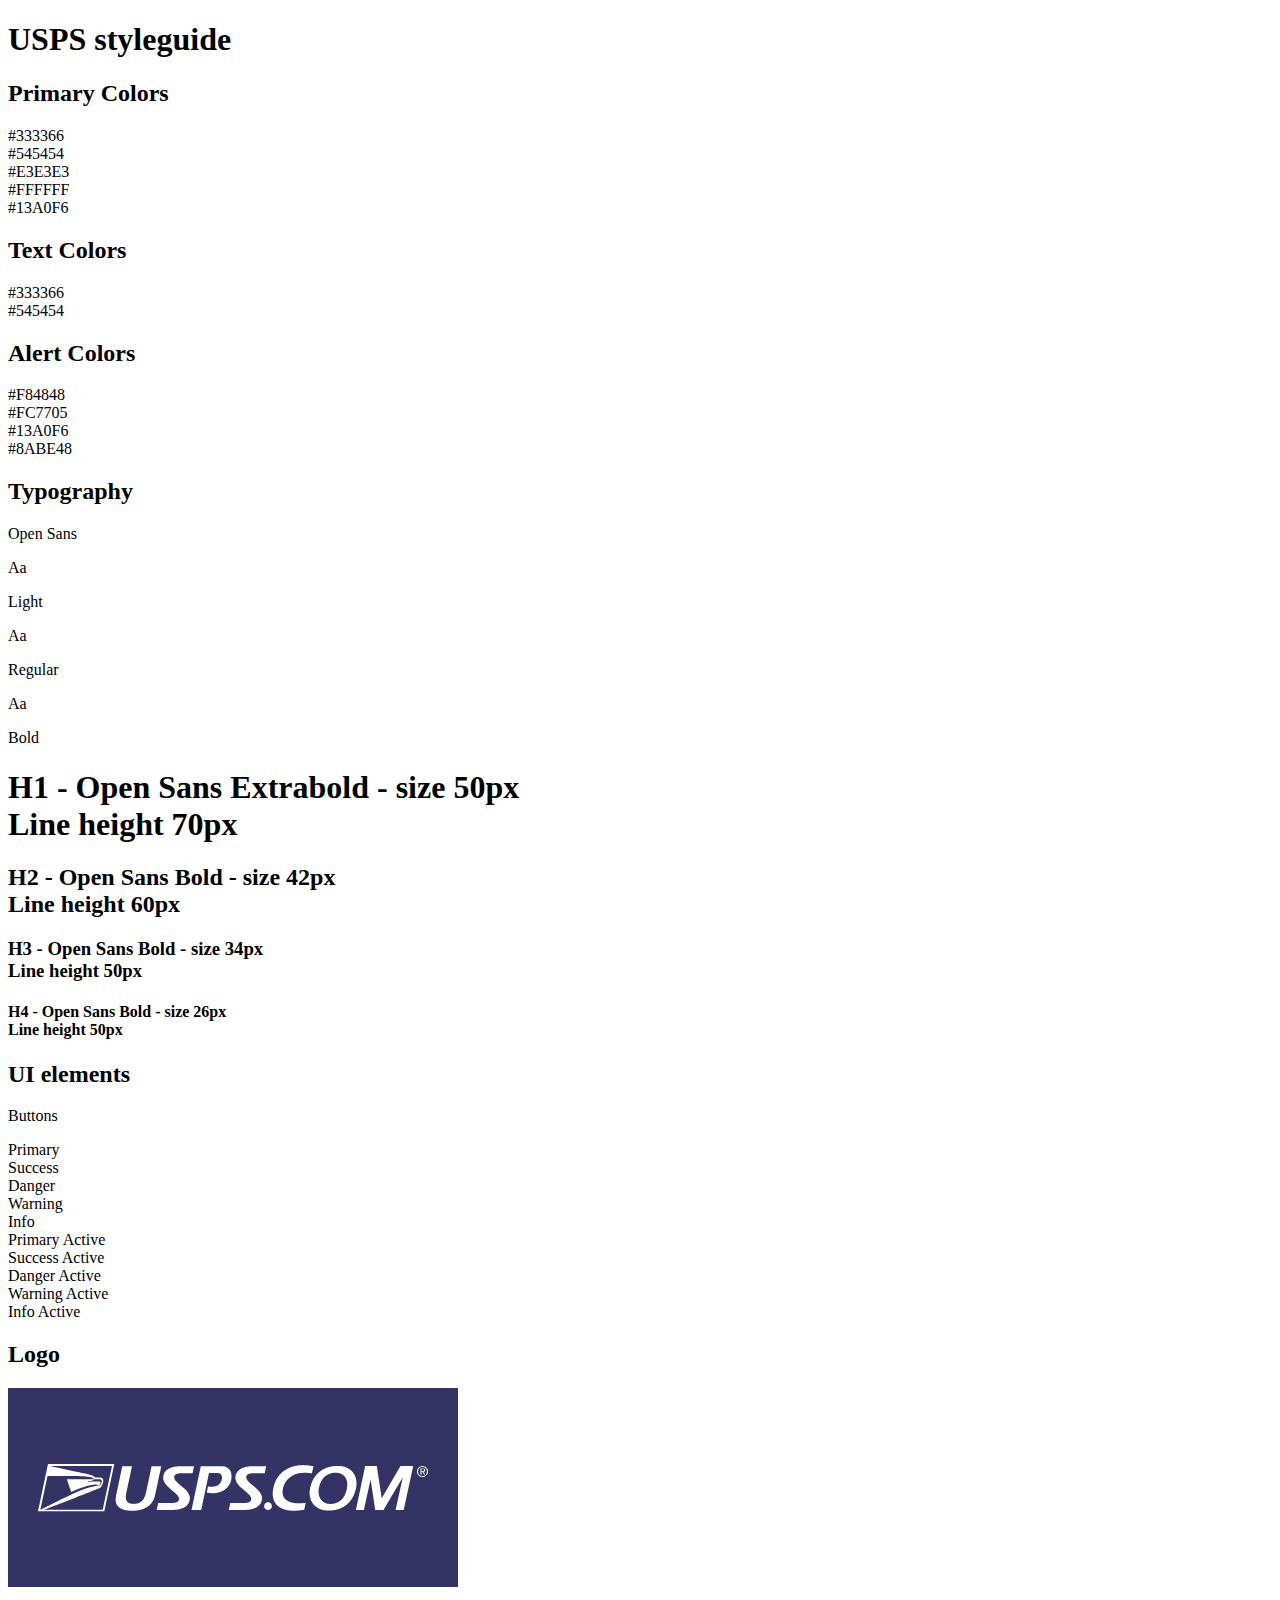
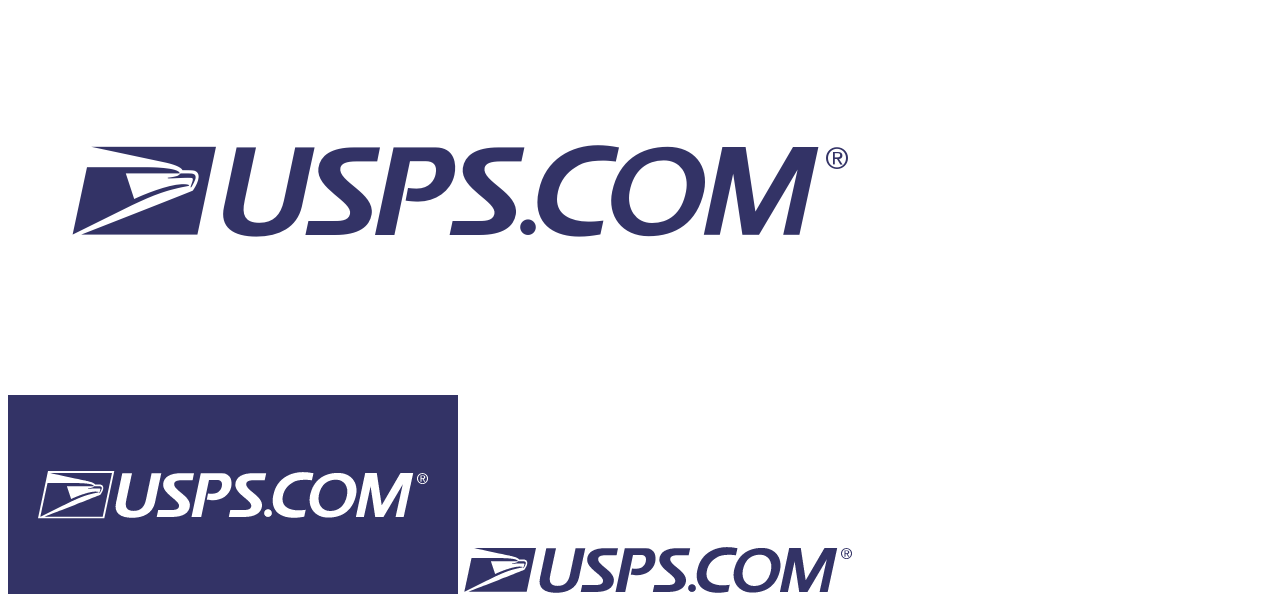
<file: 17 Week/Class Activities/17.2_activities/01_Containers_Structure/solved/index.html>
<!DOCTYPE html>
<html>
<head>
  <title>USPS Style Guide</title>
  <link href="css/style.css" rel="stylesheet" type="text/css">
</head>
<body>
<section class="header"></section>
<section class="colorPalette">
  <h1 id="pageTopic">USPS styleguide</h1>
  <h2 class="sectionHead">Primary Colors</h2>
  <div class="colorContainer">
    <div class="swatch darkBlue"></div>
    <div class="hexCode">#333366</div>
  </div>
  <div class="colorContainer">
    <div class="swatch darkGrey"></div>
    <div class="hexCode">#545454</div>
  </div>
  <div class="colorContainer">
    <div class="swatch lightGrey"></div>
    <div class="hexCode">#E3E3E3</div>
  </div>
  <div class="colorContainer">
    <div class="swatch white"></div>
    <div class="hexCode">#FFFFFF</div>
  </div>
  <div class="colorContainer">
    <div class="swatch lightBlue"></div>
    <div class="hexCode">#13A0F6</div>
  </div>

  <h2 class="sectionHead">Text Colors</h2>
  <div class="colorContainer">
    <div class="swatch darkBlue"></div>
    <div class="hexCode">#333366</div>
  </div>
  <div class="colorContainer">
    <div class="swatch darkGrey"></div>
    <div class="hexCode">#545454</div>
  </div>

  <h2 class="sectionHead">Alert Colors</h2>
  <div class="colorContainer">
    <div class="swatch red"></div>
    <div class="hexCode">#F84848</div>
  </div>
  <div class="colorContainer">
    <div class="swatch orange"></div>
    <div class="hexCode">#FC7705</div>
  </div>
  <div class="colorContainer">
    <div class="swatch lightBlue"></div>
    <div class="hexCode">#13A0F6</div>
  </div>
  <div class="colorContainer">
    <div class="swatch lightGreen"></div>
    <div class="hexCode">#8ABE48</div>
  </div>
</section>
<section class="typography">
  <h2 class="sectionHead">Typography</h2>
  <p>Open Sans</p>
  <div class="type_container">
  <p class="large light">Aa</p>
  <p>Light</p>
  </div>

  <div class="type_container">
  <p class="large regular">Aa</p>
  <p>Regular</p>
  </div>

  <div class="type_container">
  <p class="large bold">Aa</p>
  <p>Bold</p>
  </div>

  <h1>H1 - Open Sans Extrabold - size 50px <br>Line height 70px</h1>
  <h2>H2 - Open Sans Bold - size 42px <br>Line height 60px</h2>
  <h3>H3 - Open Sans Bold - size 34px <br>Line height 50px</h3>
  <h4>H4 - Open Sans Bold - size 26px <br>Line height 50px</h4>
</section>
<section class="uiElements">
    <h2 class="sectionHead">UI elements</h2>
    <p>Buttons</p>
    <div class="buttonContain">
      <div class="button primary">Primary</div>
      <div class="button success">Success</div>
      <div class="button danger">Danger</div>
      <div class="button warning">Warning</div>
      <div class="button info">Info</div>
    </div>
    <div class="buttonContain">
      <div class="button primaryActive">Primary Active</div>
      <div class="button successActive">Success Active</div>
      <div class="button dangerActive">Danger Active</div>
      <div class="button warningActive">Warning Active</div>
      <div class="button infoActive">Info Active</div>
    </div>
</section>
<section class="imagery">
<h2 class="sectionHead">Logo</h2>
<img src="images/Logo-dark.png">
<img src="images/Logo-light.png">
<img src="images/Logo-dark1.png">
<img src="images/Logo-light-1.png">
</section>
</body>
</html>
</file>
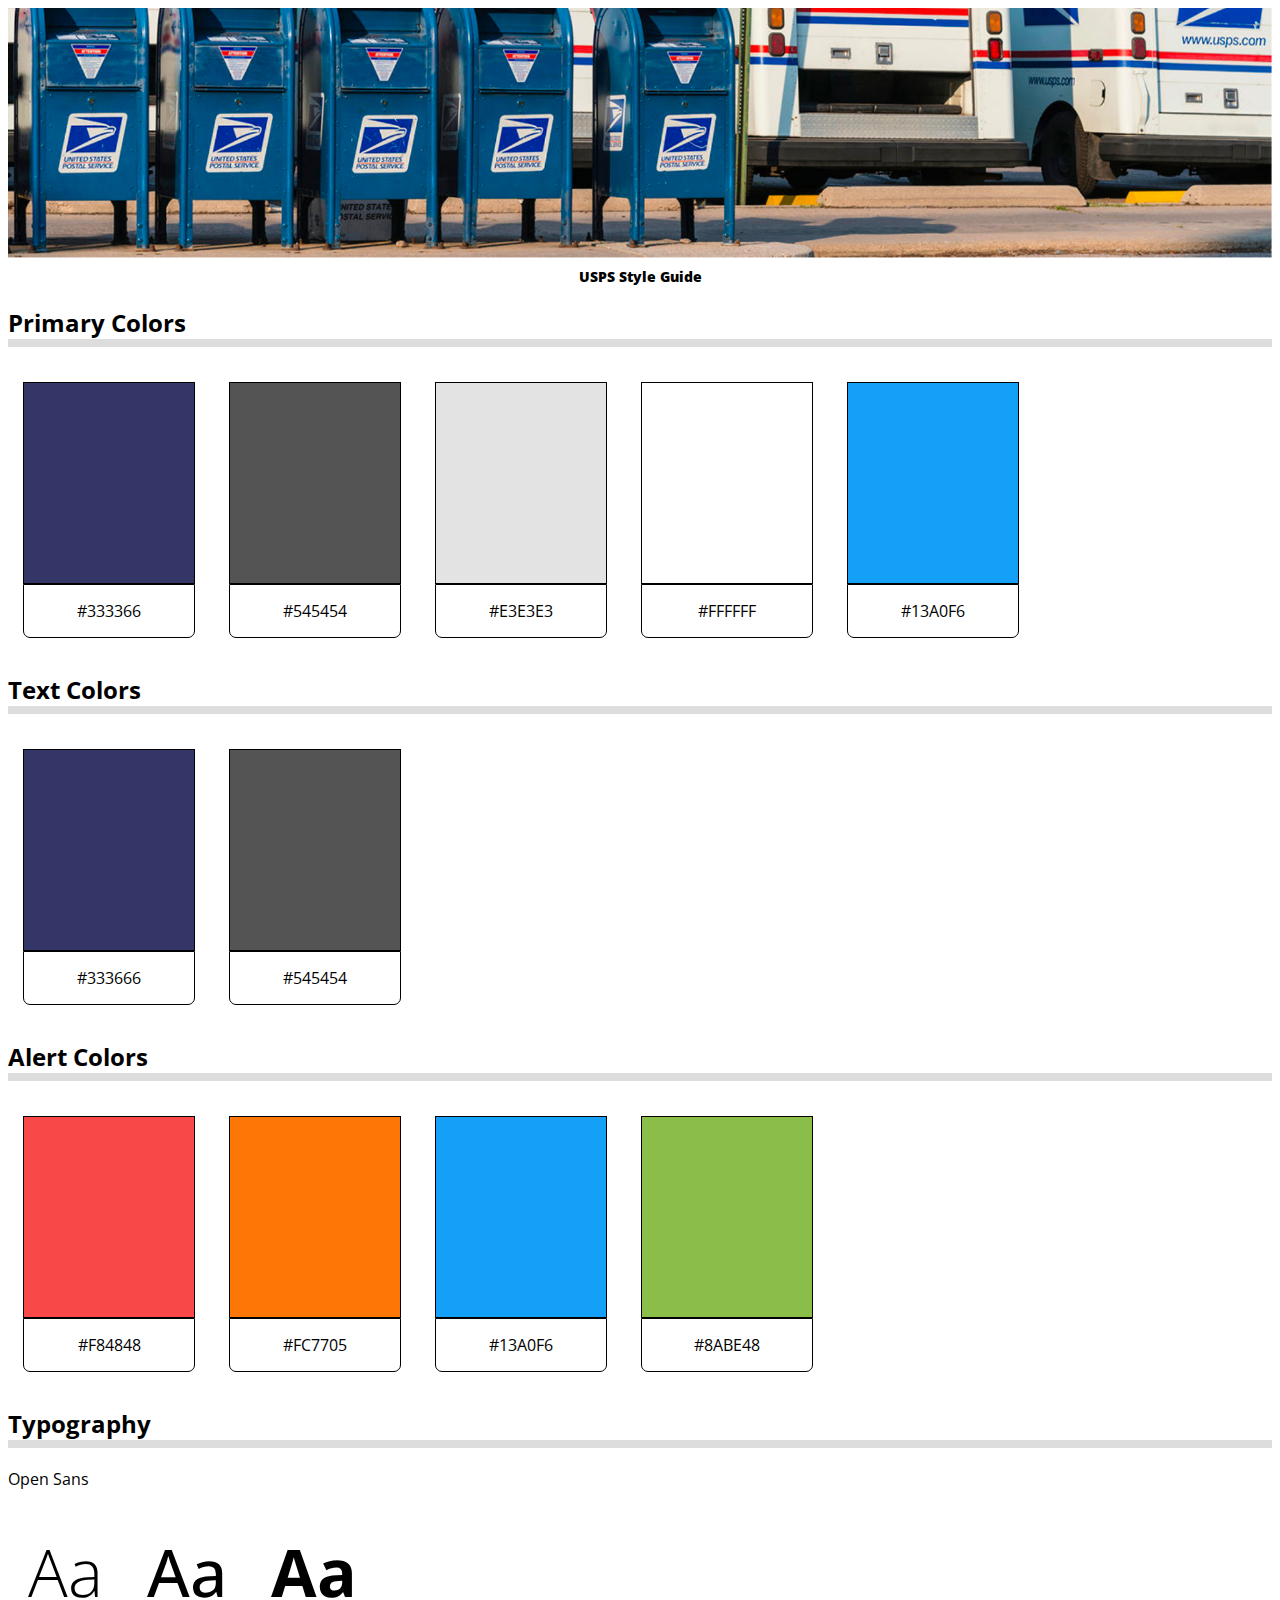
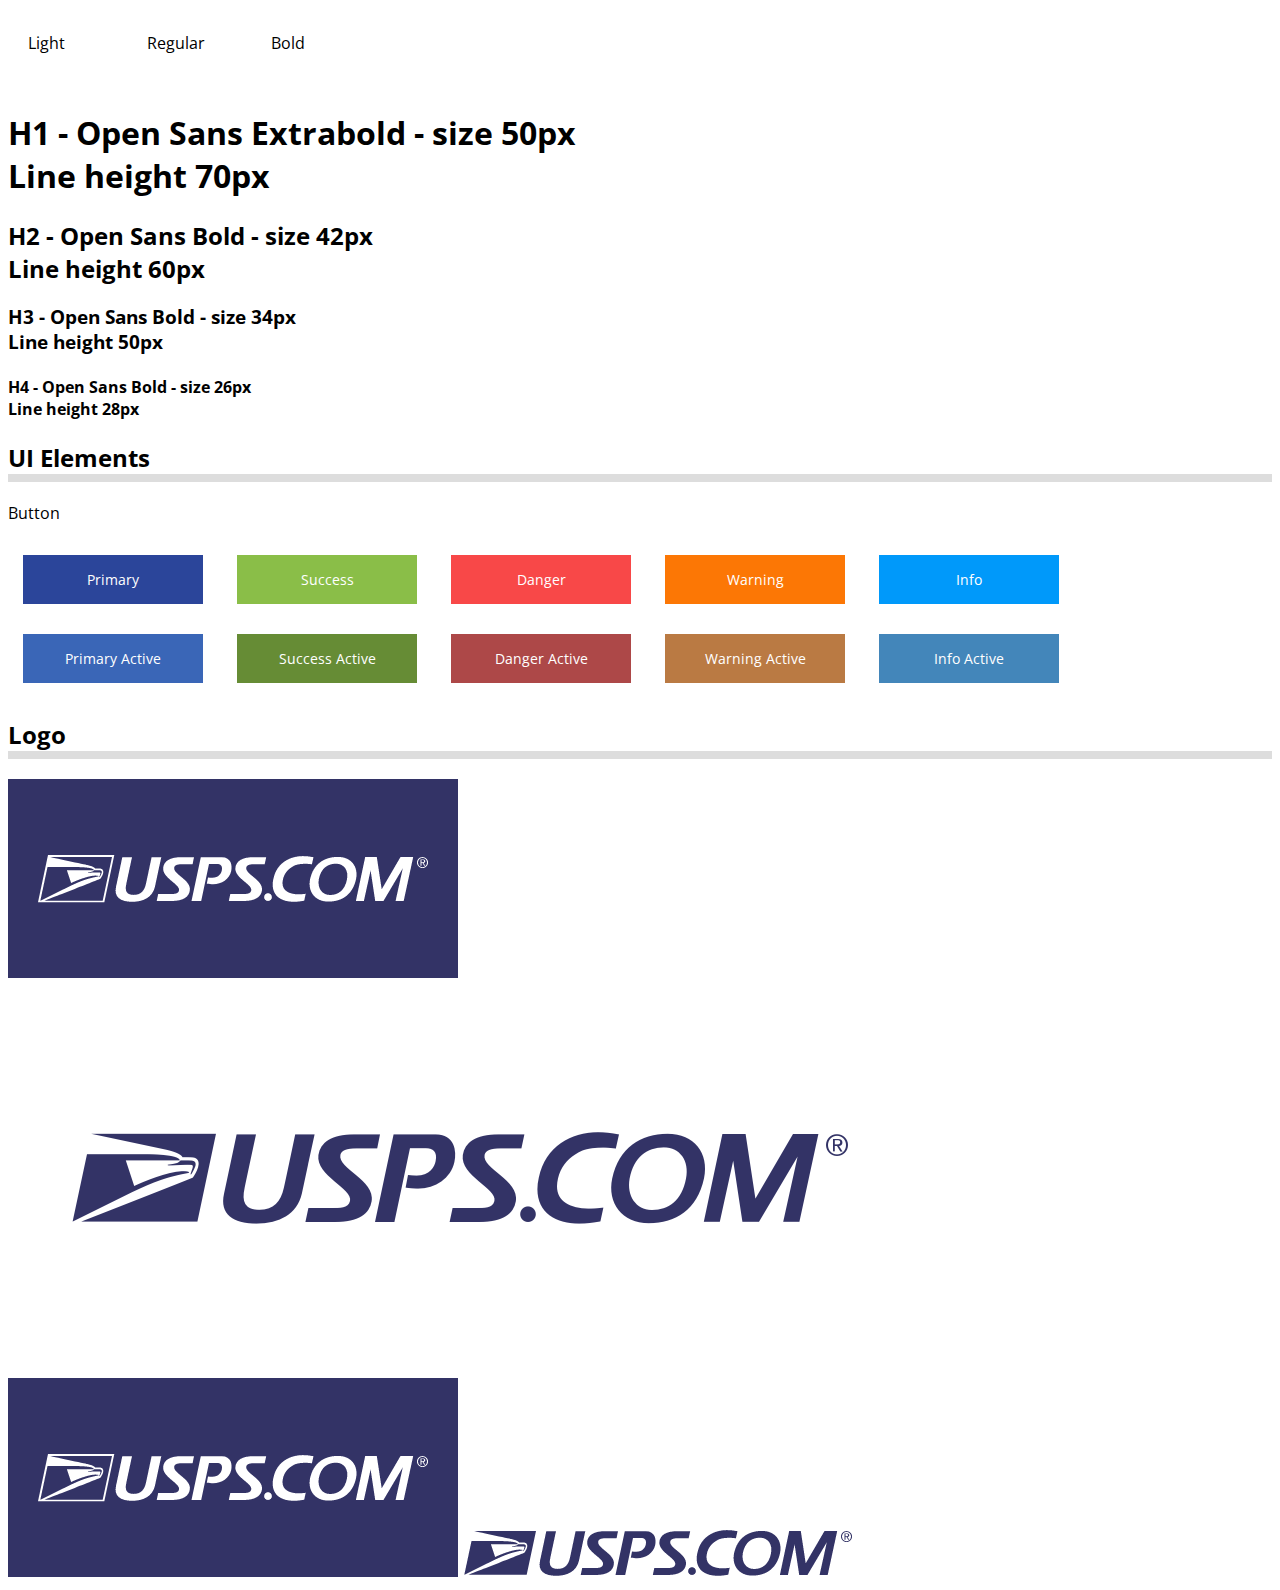
<file: 17 Week/Class Activities/17.2_activities/01_Containers_Structure/unsolved/index.html>
<html>
<head>
  <title>USPS Style Guide</title>
  <link rel="preconnect" href="https://fonts.googleapis.com"><link rel="preconnect" href="https://fonts.gstatic.com" crossorigin><link href="https://fonts.googleapis.com/css2?family=Open+Sans:wght@500&display=swap" rel="stylesheet">
  <link href="css/style.css" rel="stylesheet" type="text/css">

  <style> @import url('https://fonts.googleapis.com/css2?family=Open+Sans:wght@500&display=swap'); </style>
  
</head>
<body>

<!-- Header Section -->
<section class="header">
  
</section>

<!-- Color Palette Section -->
<section class="colorPalette">
<h1 id="pageTopic">USPS Style Guide</h1>
<h2 class="sectionHead">Primary Colors</h2>
<div class="colorContainer">
  <div class="swatch darkBlue"> </div>
  <div class="hexCode">#333366</div>
</div>
<div class="colorContainer">
  <div class="swatch darkGrey"> </div>
  <div class="hexCode">#545454</div>
</div>
<div class="colorContainer">
  <div class="swatch lightGrey"> </div>
  <div class="hexCode">#E3E3E3</div>
</div>
<div class="colorContainer">
  <div class="swatch white"> </div>
  <div class="hexCode">#FFFFFF</div>
</div>
<div class="colorContainer">
  <div class="swatch lightBlue"> </div>
  <div class="hexCode">#13A0F6</div>
</div>

<h2 class="sectionHead">Text Colors</h2>
<div class="colorContainer">
  <div class="swatch darkBlue"> </div>
  <div class="hexCode">#333666</div>
</div>
<div class="colorContainer">
  <div class="swatch darkGrey"></div>
  <div class="hexCode">#545454</div>
</div>

<h2 class="sectionHead">Alert Colors</h2>
<div class="colorContainer">
  <div class="swatch red"> </div>
  <div class="hexCode">#F84848</div>
</div>
<div class="colorContainer">
  <div class="swatch orange"> </div>
  <div class="hexCode">#FC7705</div>
</div>
<div class="colorContainer">
  <div class="swatch lightBlue"> </div>
  <div class="hexCode">#13A0F6</div>
</div>
<div class="colorContainer">
  <div class="swatch lightGreen"> </div>
  <div class="hexCode">#8ABE48</div>
</div>
</section>

<!-- Typography Section -->
<section class="Typography">
<h2 class="sectionhead">Typography</h2>
  <p>Open Sans</p>
    <div class="type_container">
      <p class="large light">Aa</p>
      <p>Light</p>
      </div>
    
    <div class="type_container">
      <p class="large regular">Aa</p>
      <p>Regular</p>
    </div>

    <div class="type_container">
      <p class="large bold">Aa</p>
      <p>Bold</p>
    </div>
<h1>H1 - Open Sans Extrabold - size 50px <br> Line height 70px</h1>
<h2>H2 - Open Sans Bold - size 42px <br> Line height 60px</h2>
<h3>H3 - Open Sans Bold - size 34px <br> Line height 50px</h3>
<h4>H4 - Open Sans Bold - size 26px <br> Line height 28px</h4>
</section>

<!-- UI Elements Section -->
<section class="uiElements">
<h2 class="sectionHead">UI Elements</h2>
  <p>Button</p>
    <div class="buttonContain">
      <div class="button primary">Primary</div>
      <div class="button success">Success</div>
      <div class="button danger">Danger</div>
      <div class="button warning">Warning</div>
      <div class="button info">Info</div>
    </div>
    <div class="buttonContain">
      <div class="button primaryActive">Primary Active</div>
      <div class="button successActive">Success Active</div>
      <div class="button dangerActive">Danger Active</div>
      <div class="button warningActive">Warning Active</div>
      <div class="button infoActive">Info Active</div>
    </div>
</section>

<!-- Imagery Section -->
<section class="Imagery">
<h2 class="sectionhead">Logo</h2>
  <img src="images/Logo-dark.png">
  <img src="images/Logo-light.png">
  <img src="images/Logo-dark1.png">
  <img src="images/Logo-light-1.png">
</section>

</body>
</html>
</file>
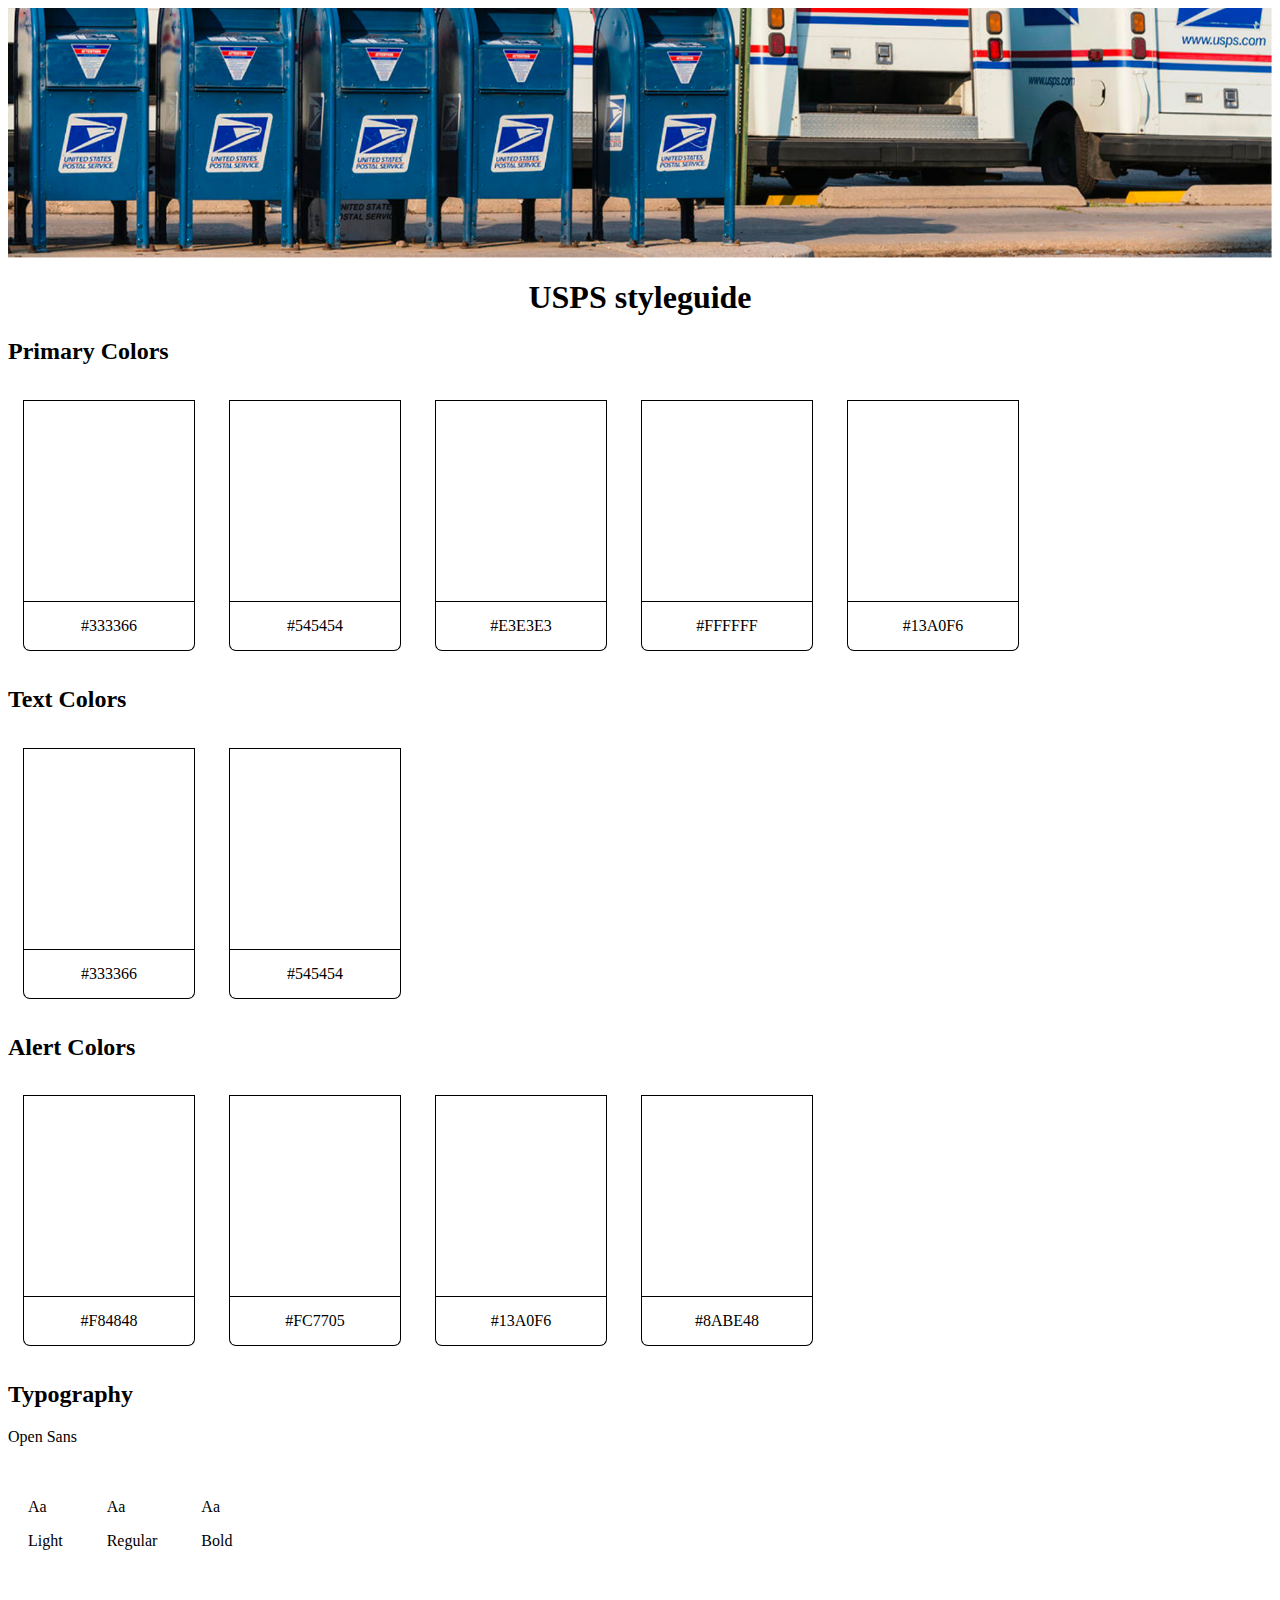
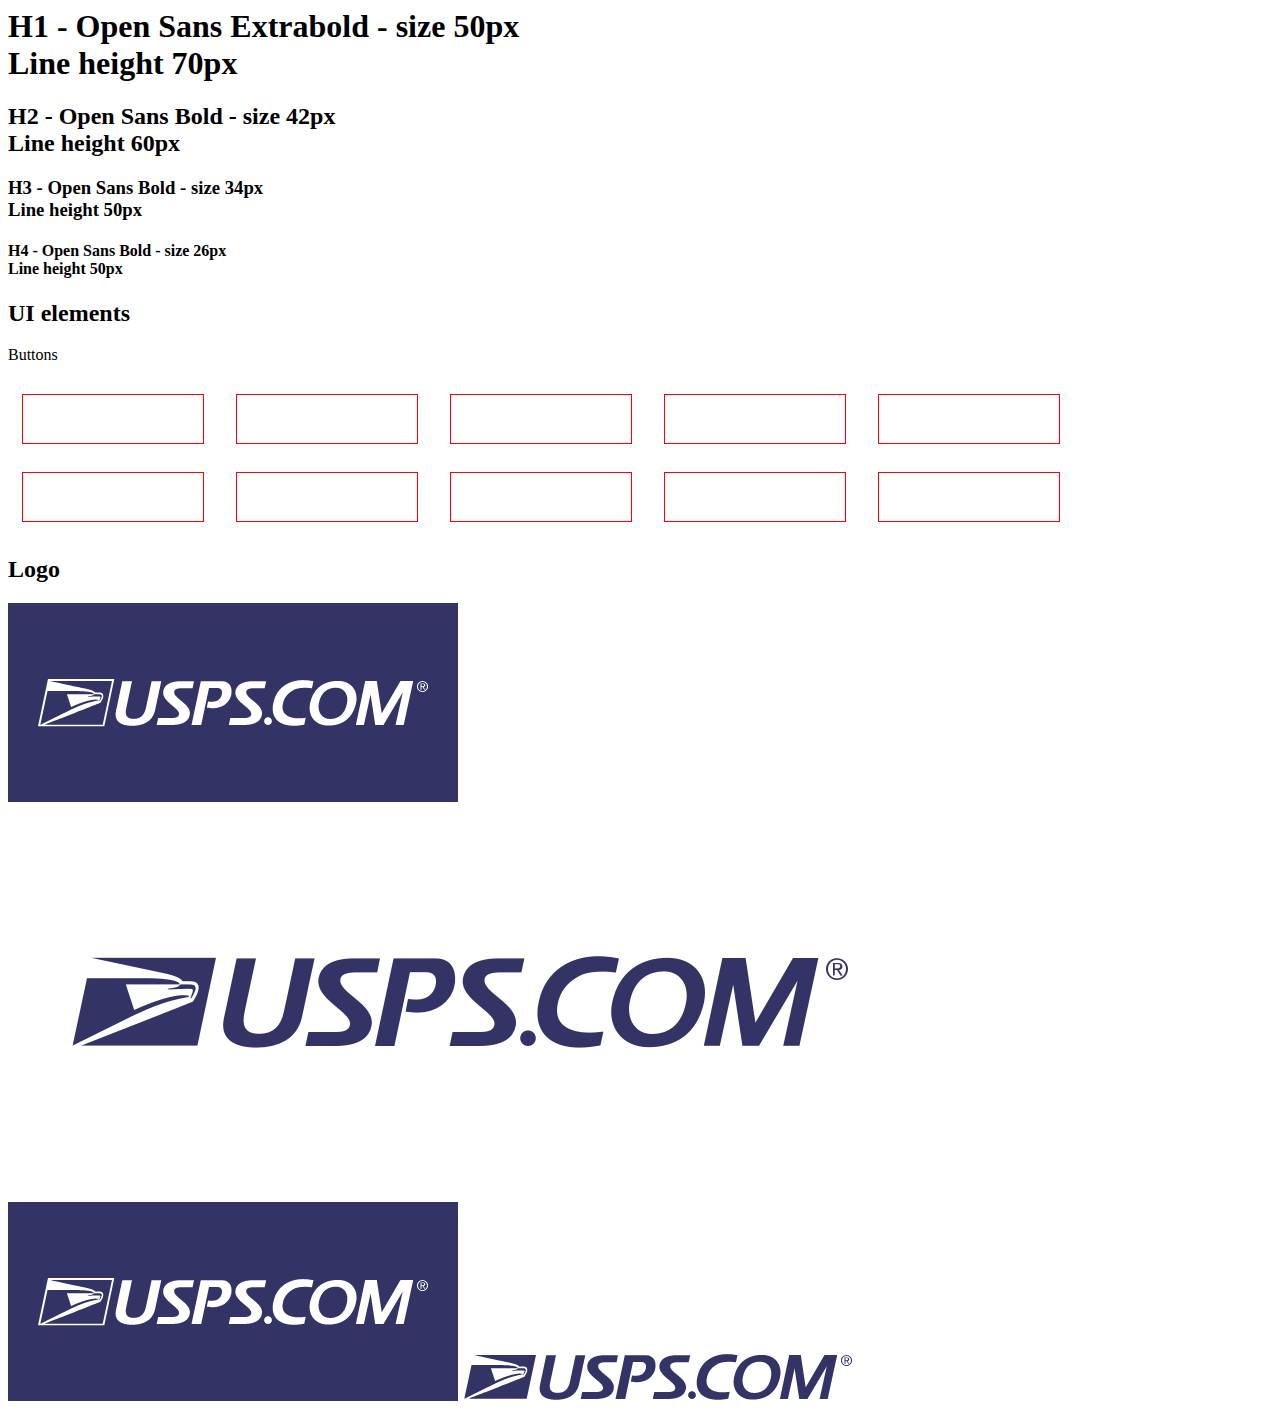
<file: 17 Week/Class Activities/17.2_activities/02_BoxModel/solved/index.html>
<html>
<head>
  <title>USPS Style Guide</title>
  <link href="css/style.css" rel="stylesheet" type="text/css">
</head>
<body>
<section class="header"></section>
<section class="colorPalette">
  <h1 id="pageTopic">USPS styleguide</h1>
  <h2 class="sectionHead">Primary Colors</h2>
  <div class="colorContainer">
    <div class="swatch darkBlue"></div>
    <div class="hexCode">#333366</div>
  </div>
  <div class="colorContainer">
    <div class="swatch darkGrey"></div>
    <div class="hexCode">#545454</div>
  </div>
  <div class="colorContainer">
    <div class="swatch lightGrey"></div>
    <div class="hexCode">#E3E3E3</div>
  </div>
  <div class="colorContainer">
    <div class="swatch white"></div>
    <div class="hexCode">#FFFFFF</div>
  </div>
  <div class="colorContainer">
    <div class="swatch lightBlue"></div>
    <div class="hexCode">#13A0F6</div>
  </div>

  <h2 class="sectionHead">Text Colors</h2>
  <div class="colorContainer">
    <div class="swatch darkBlue"></div>
    <div class="hexCode">#333366</div>
  </div>
  <div class="colorContainer">
    <div class="swatch darkGrey"></div>
    <div class="hexCode">#545454</div>
  </div>

  <h2 class="sectionHead">Alert Colors</h2>
  <div class="colorContainer">
    <div class="swatch red"></div>
    <div class="hexCode">#F84848</div>
  </div>
  <div class="colorContainer">
    <div class="swatch orange"></div>
    <div class="hexCode">#FC7705</div>
  </div>
  <div class="colorContainer">
    <div class="swatch lightBlue"></div>
    <div class="hexCode">#13A0F6</div>
  </div>
  <div class="colorContainer">
    <div class="swatch lightGreen"></div>
    <div class="hexCode">#8ABE48</div>
  </div>
</section>
<section class="typography">
  <h2 class="sectionHead">Typography</h2>
  <p>Open Sans</p>
  <div class="type_container">
  <p class="large light">Aa</p>
  <p>Light</p>
  </div>

  <div class="type_container">
  <p class="large regular">Aa</p>
  <p>Regular</p>
  </div>

  <div class="type_container">
  <p class="large bold">Aa</p>
  <p>Bold</p>
  </div>

  <h1>H1 - Open Sans Extrabold - size 50px <br>Line height 70px</h1>
  <h2>H2 - Open Sans Bold - size 42px <br>Line height 60px</h2>
  <h3>H3 - Open Sans Bold - size 34px <br>Line height 50px</h3>
  <h4>H4 - Open Sans Bold - size 26px <br>Line height 50px</h4>
</section>
<section class="uiElements">
    <h2 class="sectionHead">UI elements</h2>
    <p>Buttons</p>
    <div class="buttonContain">
      <div class="button primary">Primary</div>
      <div class="button success">Success</div>
      <div class="button danger">Danger</div>
      <div class="button warning">Warning</div>
      <div class="button info">Info</div>
    </div>
    <div class="buttonContain">
      <div class="button primaryActive">Primary Active</div>
      <div class="button successActive">Success Active</div>
      <div class="button dangerActive">Danger Active</div>
      <div class="button warningActive">Warning Active</div>
      <div class="button infoActive">Info Active</div>
    </div>
</section>
<section class="imagery">
<h2 class="sectionHead">Logo</h2>
<img src="images/Logo-dark.png">
<img src="images/Logo-light.png">
<img src="images/Logo-dark1.png">
<img src="images/Logo-light-1.png">
</section>
</body>
</html>
</file>
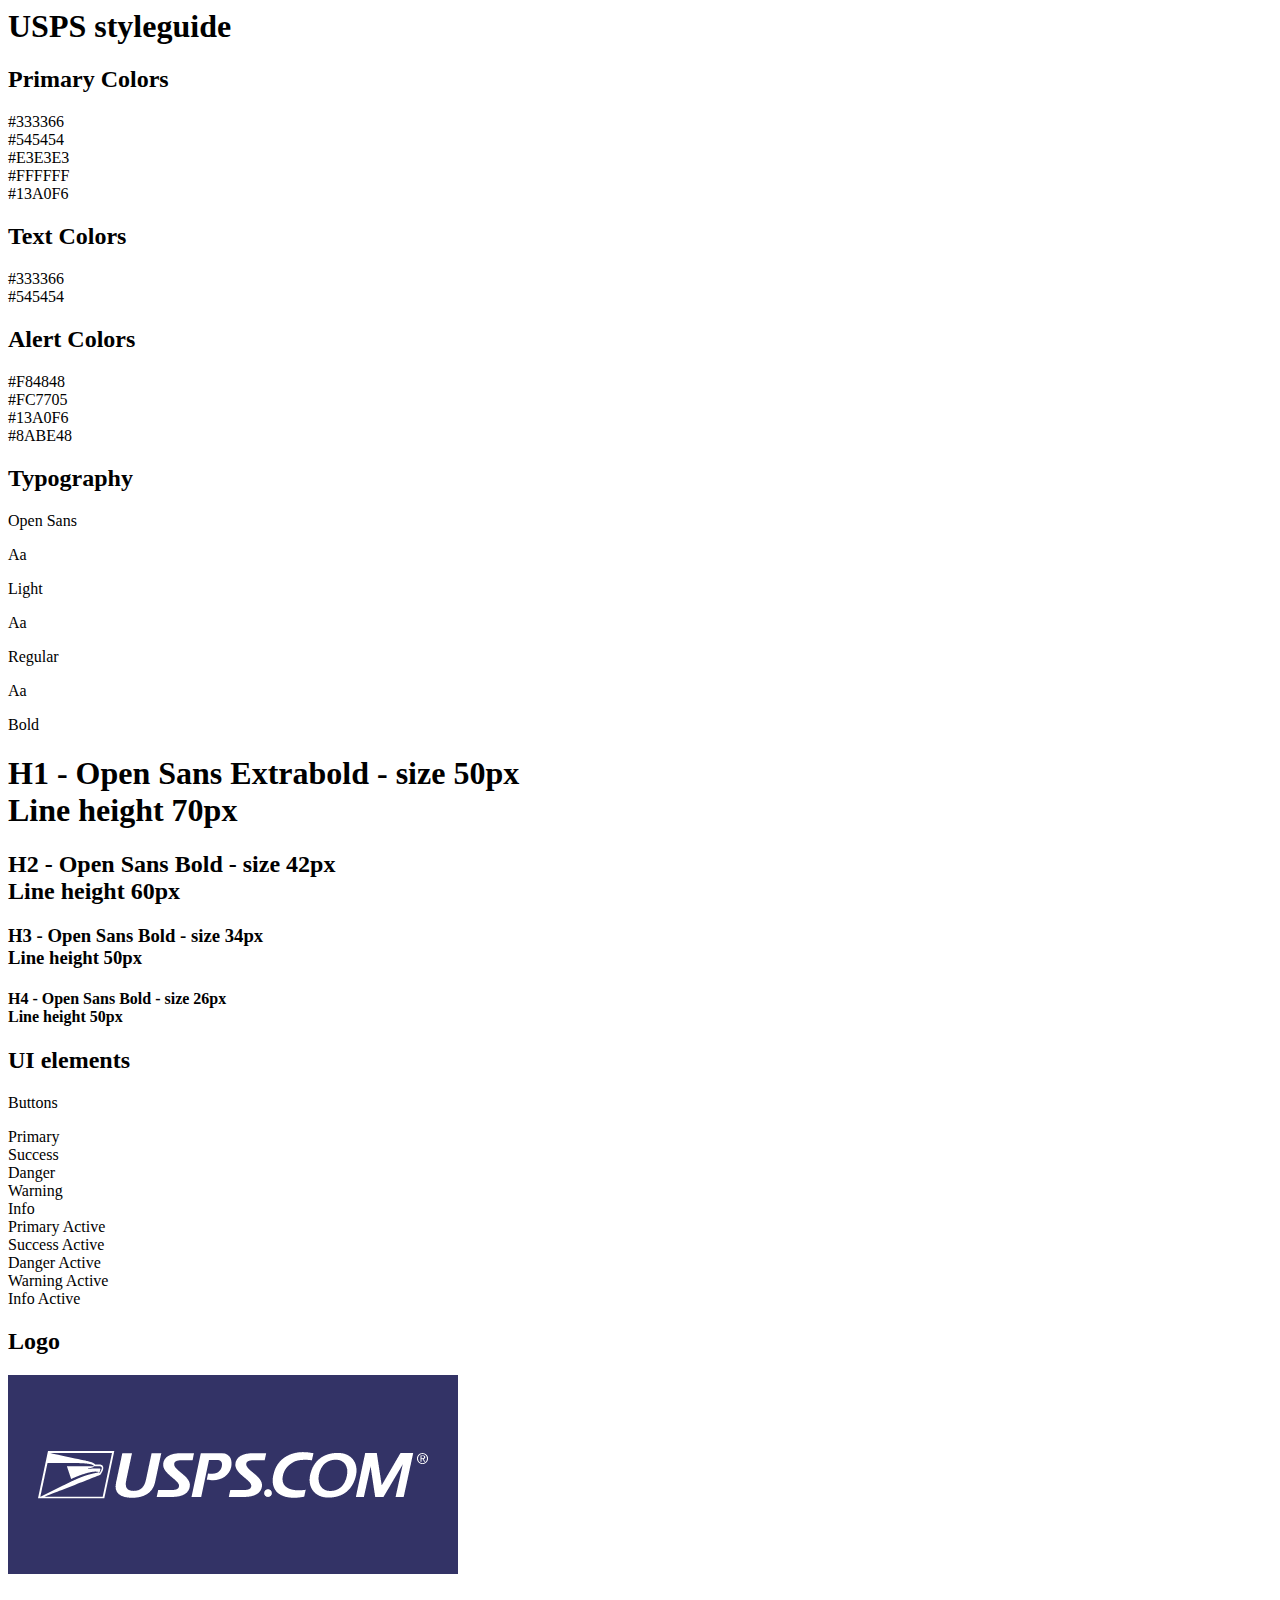
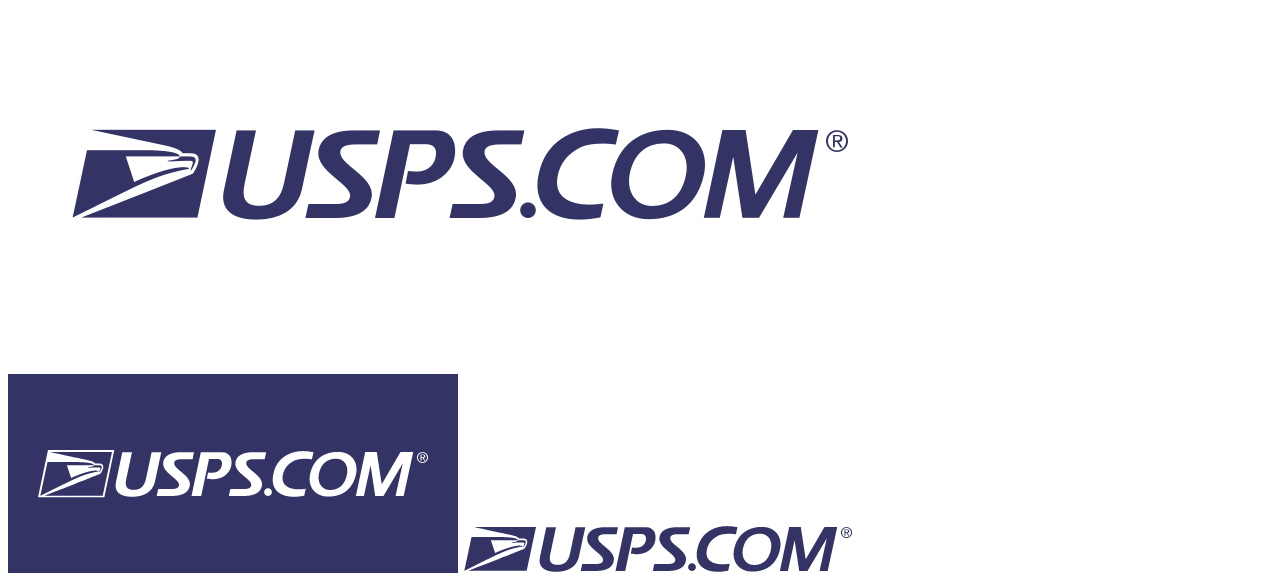
<file: 17 Week/Class Activities/17.2_activities/02_BoxModel/unsolved/index.html>
<html>
<head>
  <title>USPS Style Guide</title>
  <link href="https://fonts.googleapis.com/css?family=Open+Sans&display=swap" rel="stylesheet">
  <link href="css/style.css" rel="stylesheet" type="text/css">
</head>
<body>
<section class="header"></section>
<section class="colorPalette">
  <h1 id="pageTopic">USPS styleguide</h1>
  <h2 class="sectionHead">Primary Colors</h2>
  <div class="colorContainer">
    <div class="swatch darkBlue"></div>
    <div class="hexCode">#333366</div>
  </div>
  <div class="colorContainer">
    <div class="swatch darkGrey"></div>
    <div class="hexCode">#545454</div>
  </div>
  <div class="colorContainer">
    <div class="swatch lightGrey"></div>
    <div class="hexCode">#E3E3E3</div>
  </div>
  <div class="colorContainer">
    <div class="swatch white"></div>
    <div class="hexCode">#FFFFFF</div>
  </div>
  <div class="colorContainer">
    <div class="swatch lightBlue"></div>
    <div class="hexCode">#13A0F6</div>
  </div>

  <h2 class="sectionHead">Text Colors</h2>
  <div class="colorContainer">
    <div class="swatch darkBlue"></div>
    <div class="hexCode">#333366</div>
  </div>
  <div class="colorContainer">
    <div class="swatch darkGrey"></div>
    <div class="hexCode">#545454</div>
  </div>

  <h2 class="sectionHead">Alert Colors</h2>
  <div class="colorContainer">
    <div class="swatch red"></div>
    <div class="hexCode">#F84848</div>
  </div>
  <div class="colorContainer">
    <div class="swatch orange"></div>
    <div class="hexCode">#FC7705</div>
  </div>
  <div class="colorContainer">
    <div class="swatch lightBlue"></div>
    <div class="hexCode">#13A0F6</div>
  </div>
  <div class="colorContainer">
    <div class="swatch lightGreen"></div>
    <div class="hexCode">#8ABE48</div>
  </div>
</section>
<section class="typography">
  <h2 class="sectionHead">Typography</h2>
  <p>Open Sans</p>
  <div class="type_container">
  <p class="large light">Aa</p>
  <p>Light</p>
  </div>

  <div class="type_container">
  <p class="large regular">Aa</p>
  <p>Regular</p>
  </div>

  <div class="type_container">
  <p class="large bold">Aa</p>
  <p>Bold</p>
  </div>

  <h1>H1 - Open Sans Extrabold - size 50px <br>Line height 70px</h1>
  <h2>H2 - Open Sans Bold - size 42px <br>Line height 60px</h2>
  <h3>H3 - Open Sans Bold - size 34px <br>Line height 50px</h3>
  <h4>H4 - Open Sans Bold - size 26px <br>Line height 50px</h4>
</section>
<section class="uiElements">
    <h2 class="sectionHead">UI elements</h2>
    <p>Buttons</p>
    <div class="buttonContain">
      <div class="button primary">Primary</div>
      <div class="button success">Success</div>
      <div class="button danger">Danger</div>
      <div class="button warning">Warning</div>
      <div class="button info">Info</div>
    </div>
    <div class="buttonContain">
      <div class="button primaryActive">Primary Active</div>
      <div class="button successActive">Success Active</div>
      <div class="button dangerActive">Danger Active</div>
      <div class="button warningActive">Warning Active</div>
      <div class="button infoActive">Info Active</div>
    </div>
</section>
<section class="imagery">
<h2 class="sectionHead">Logo</h2>
<img src="images/Logo-dark.png">
<img src="images/Logo-light.png">
<img src="images/Logo-dark1.png">
<img src="images/Logo-light-1.png">
</section>
</body>
</html>
</file>
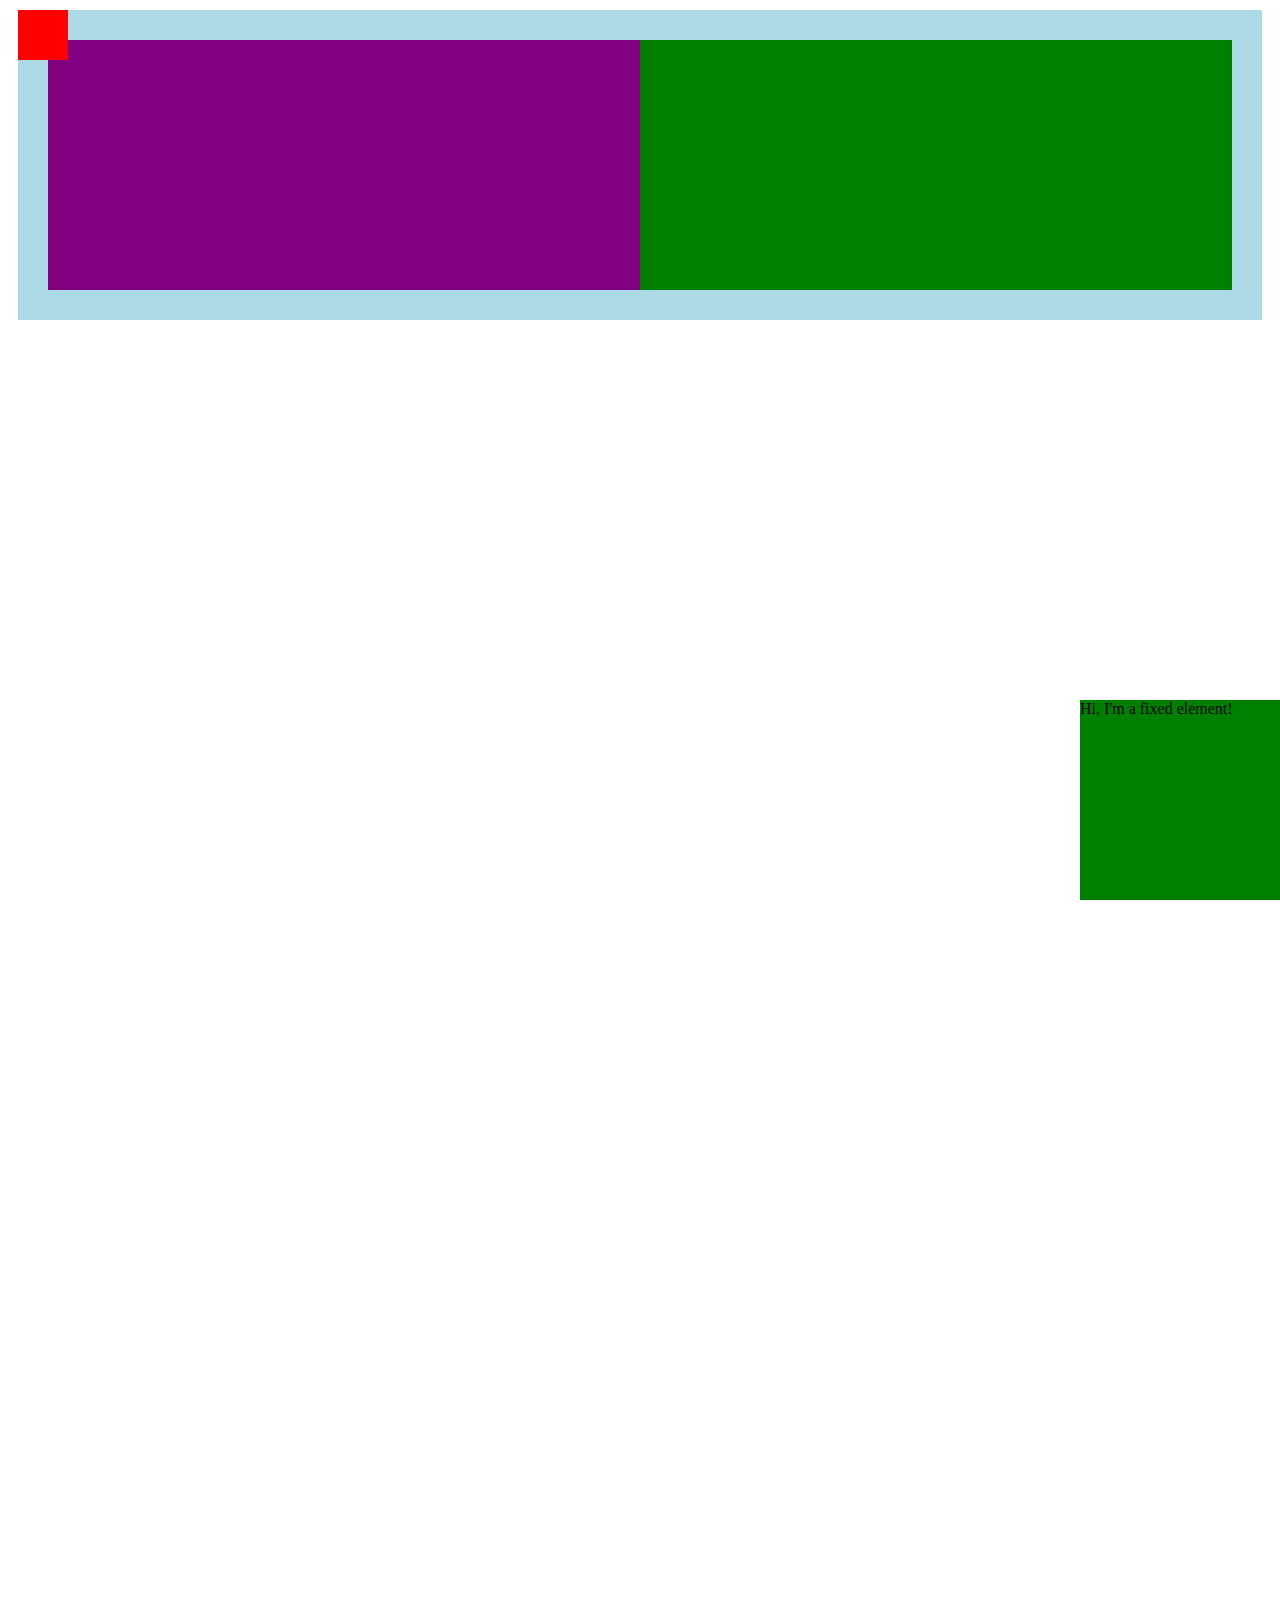
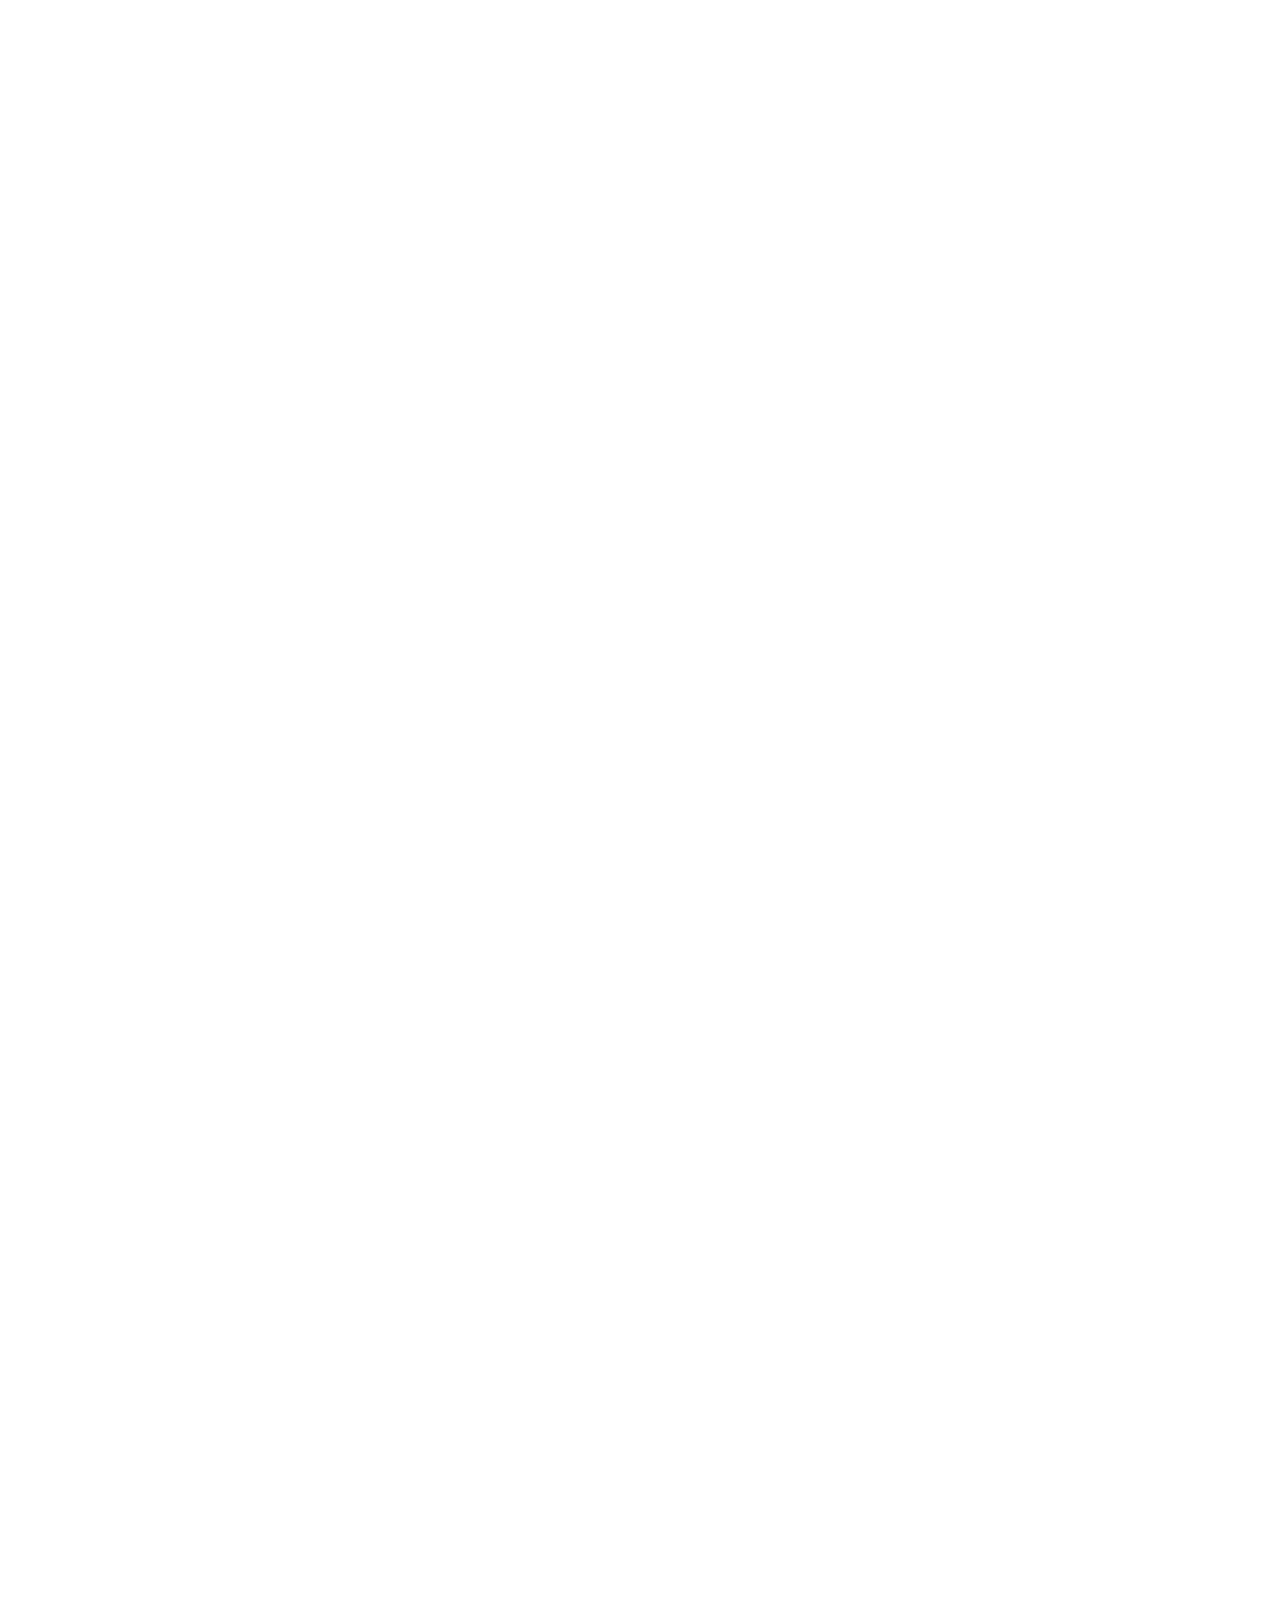
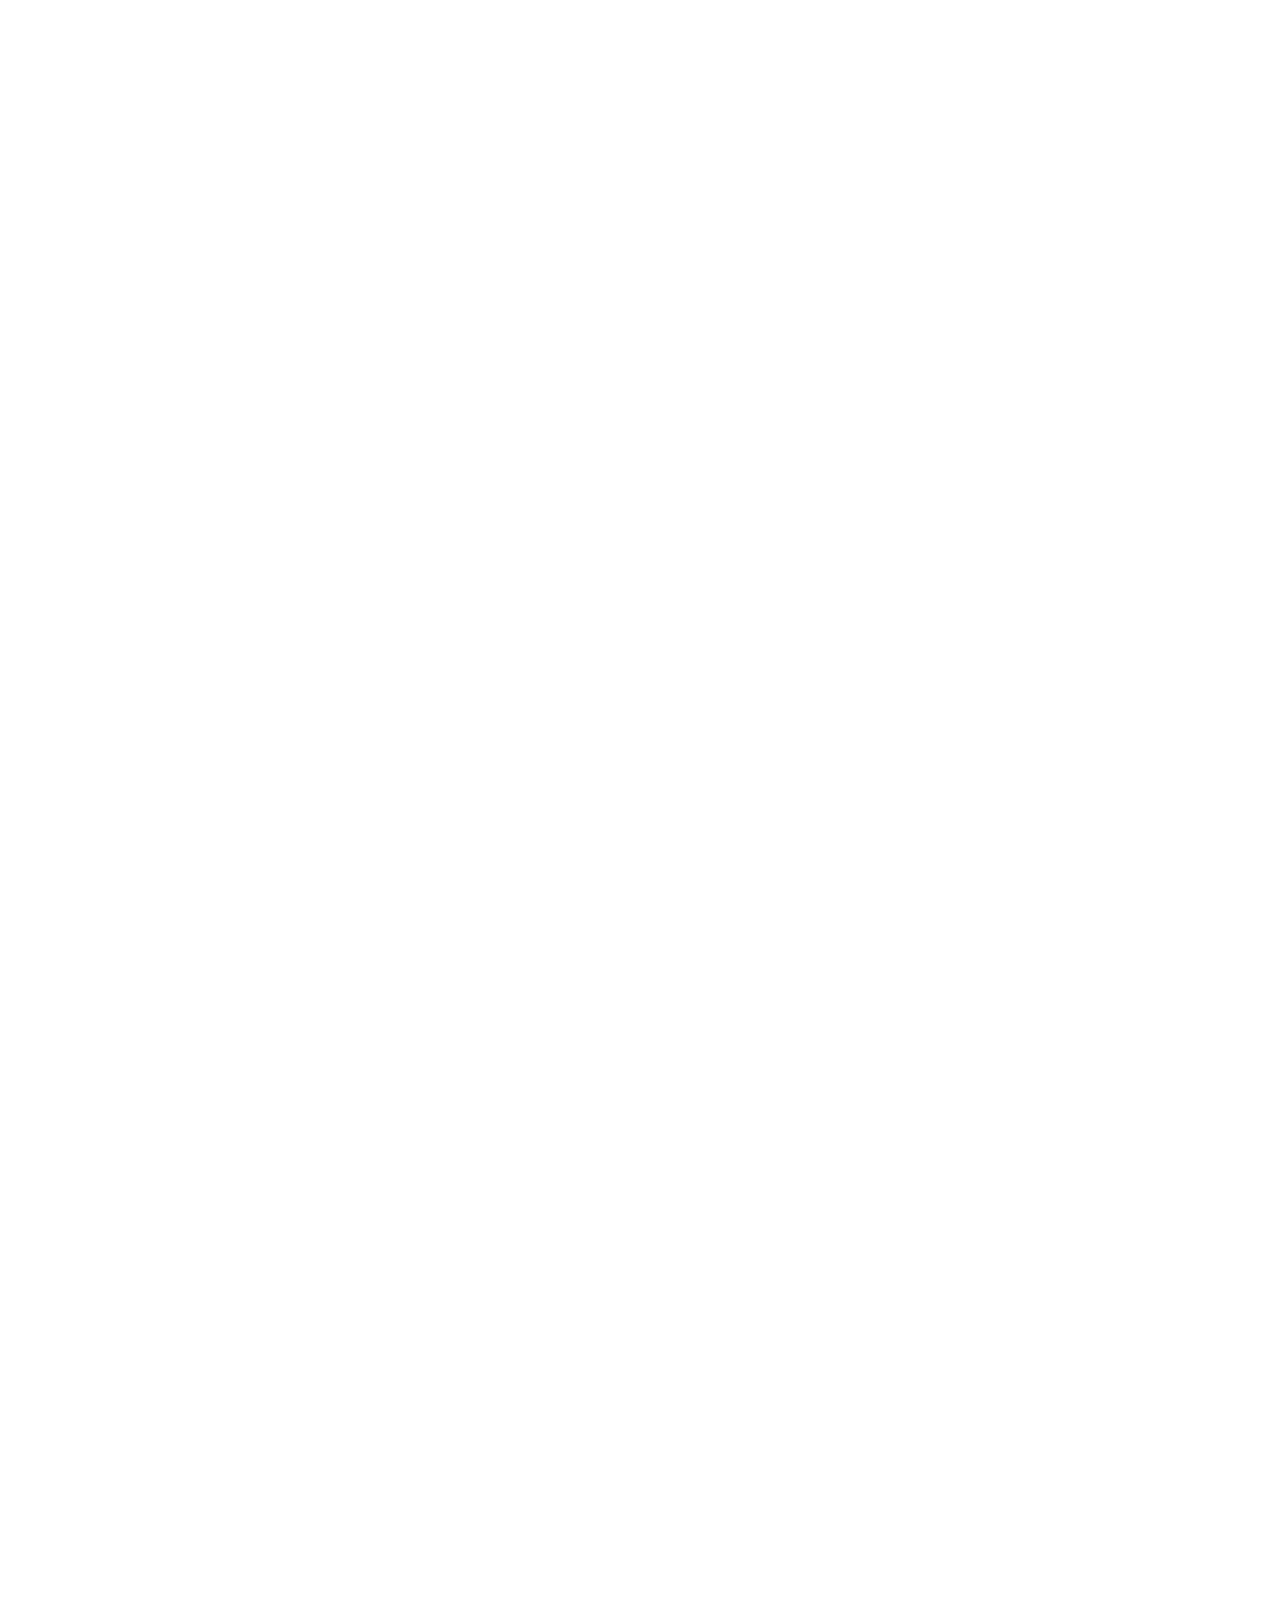
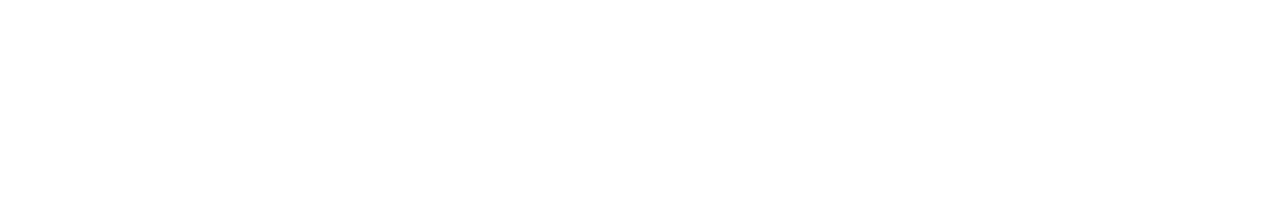
<file: 17 Week/Class Activities/17.3_activities/02_Positioning_Relative_Absolute/solved/index.html>
<!DOCTYPE html>
<html>
<head>
  <link href="css/index.css" type="text/css" rel="stylesheet">
</head>
<body>
  <section class="relative">
    <div class="left">
      <div class="absolute">
      </div>
    </div>
    <div class="right">
    </div>
  </section>

<div class="fixed">
  Hi, I'm a fixed element!
</div>
</body>
</html>
</file>
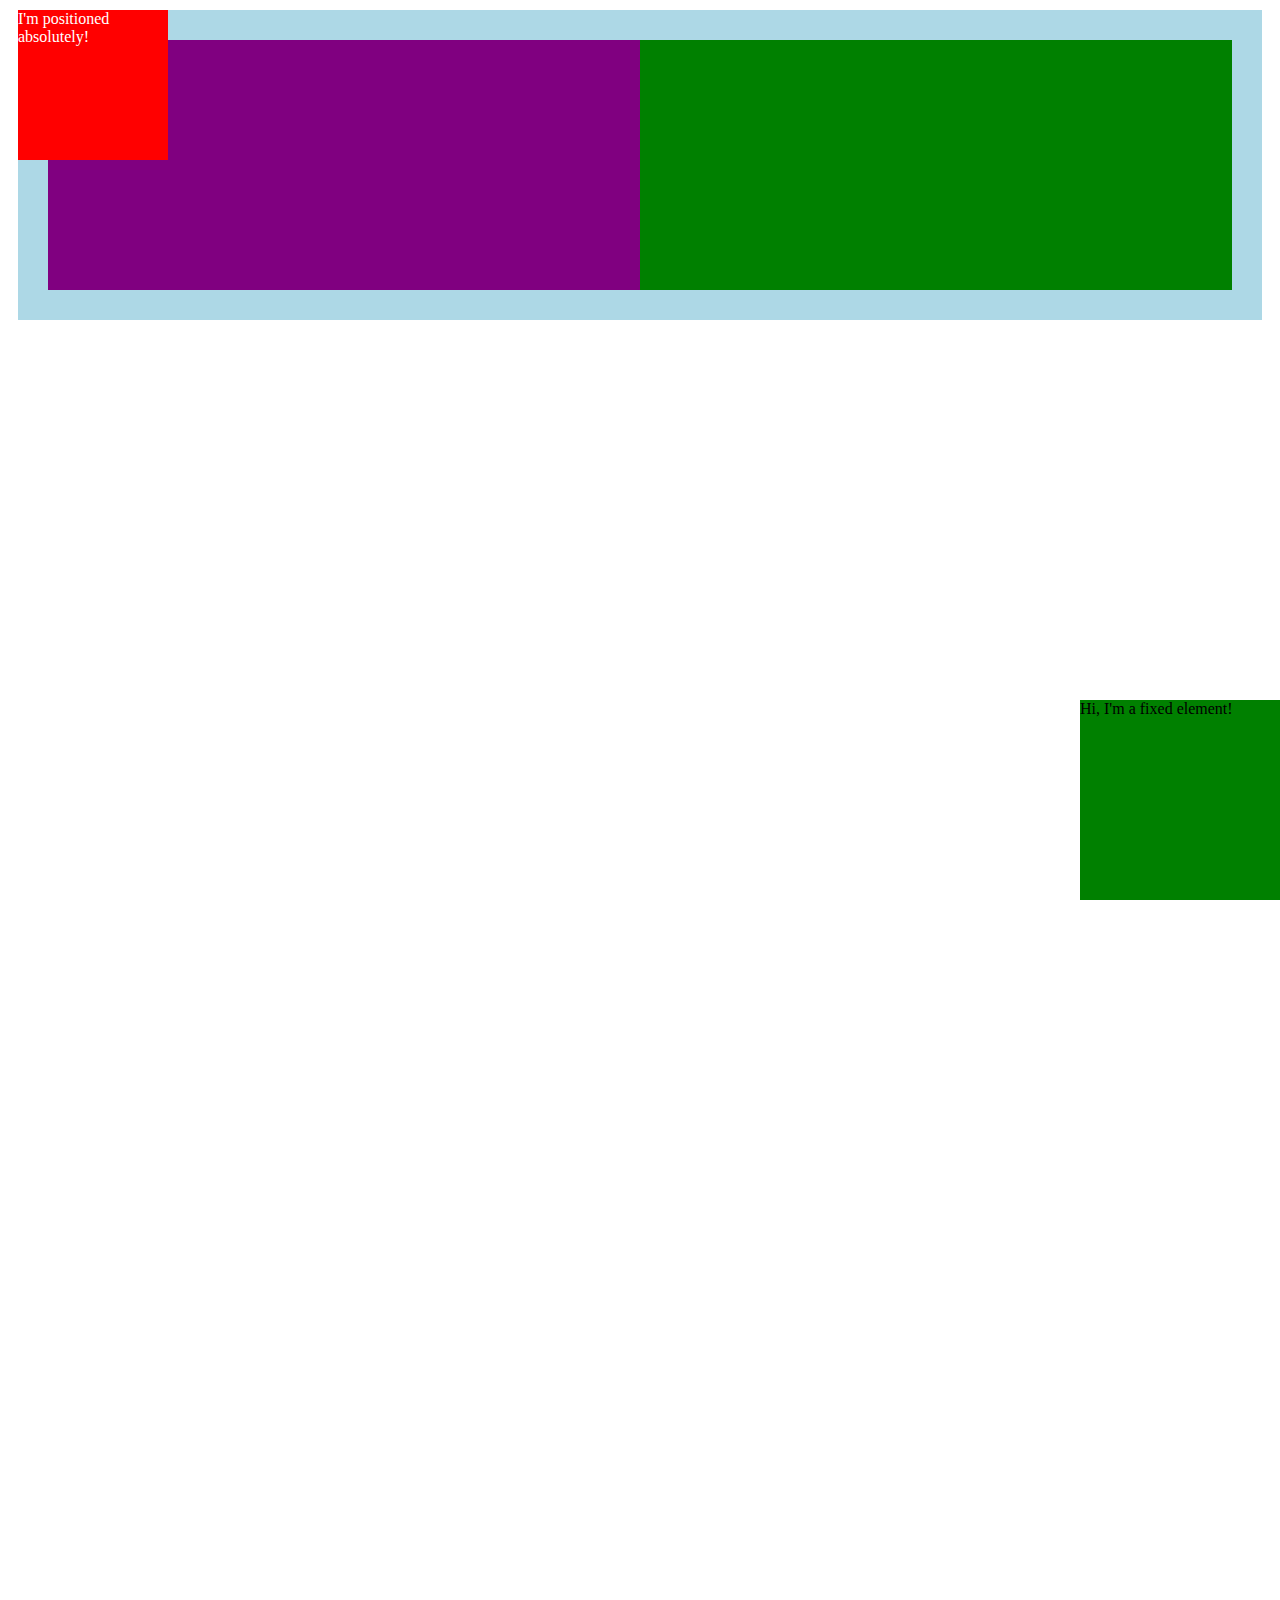
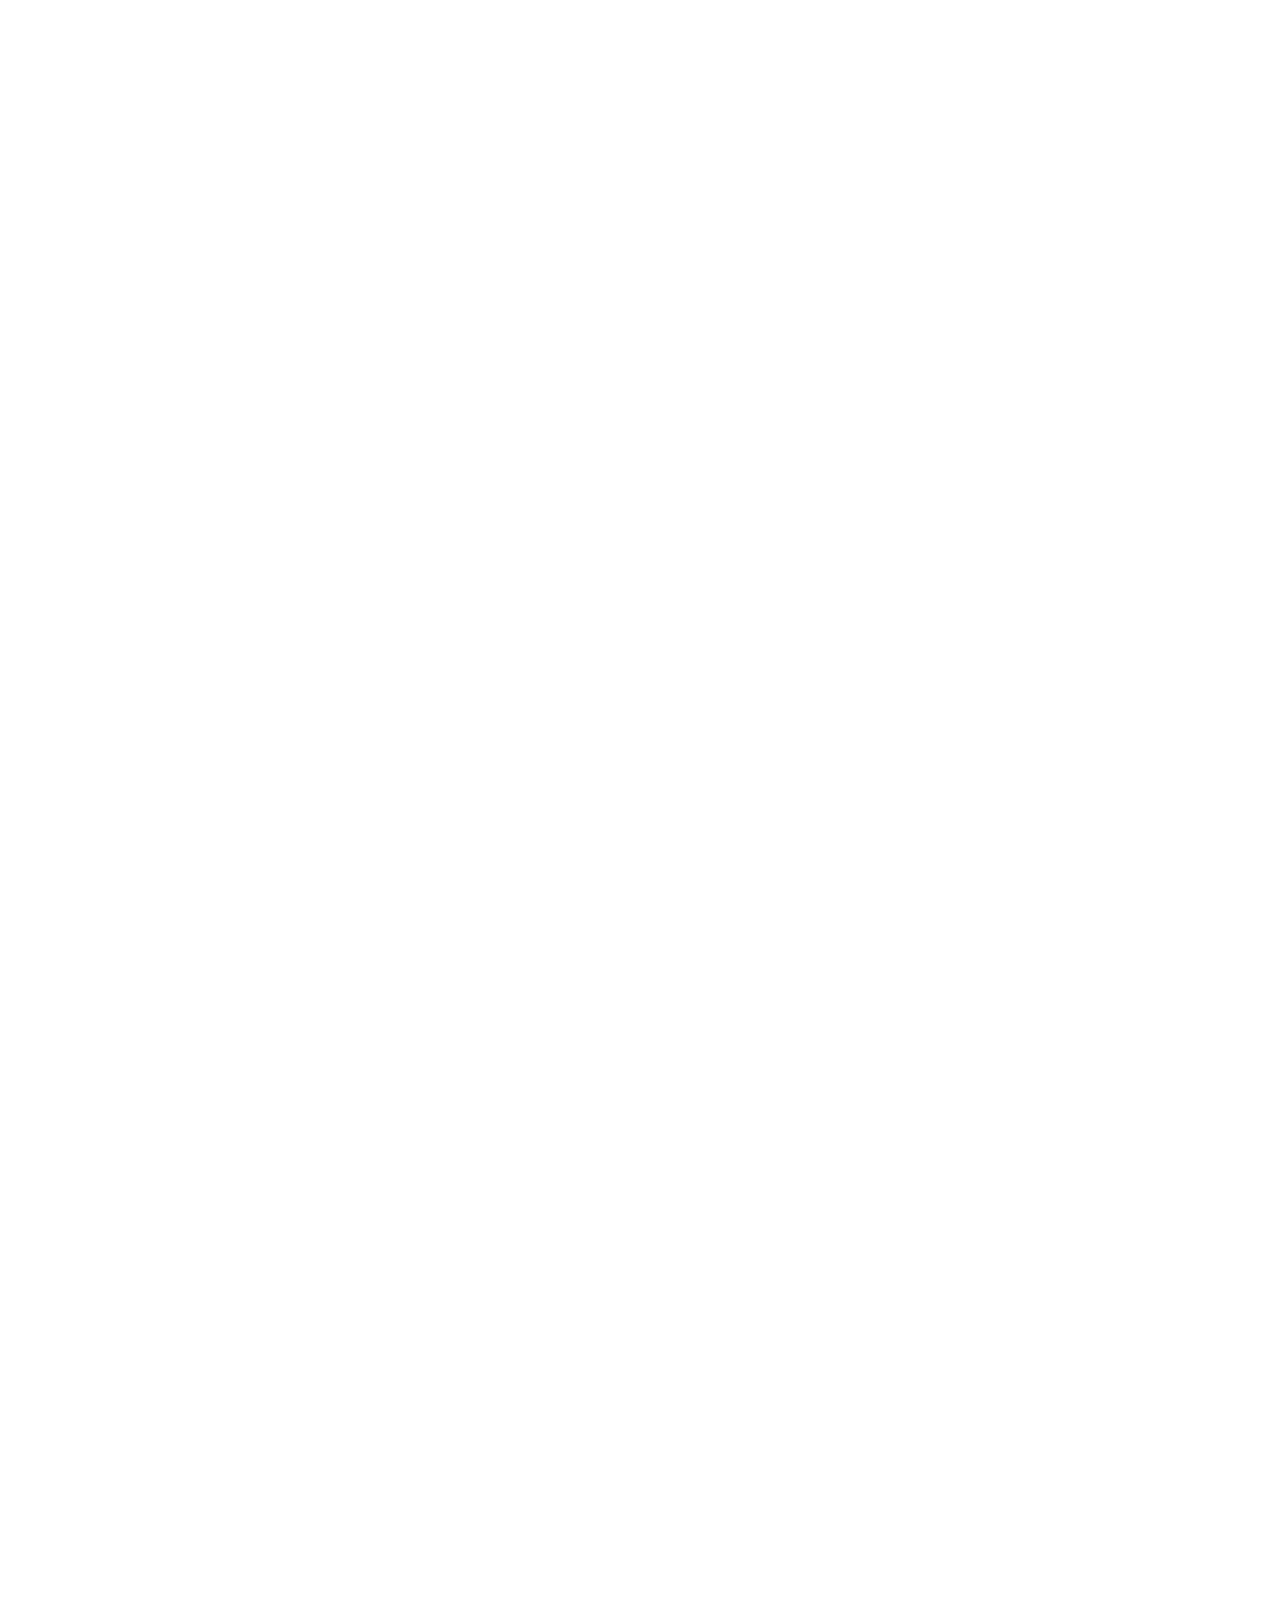
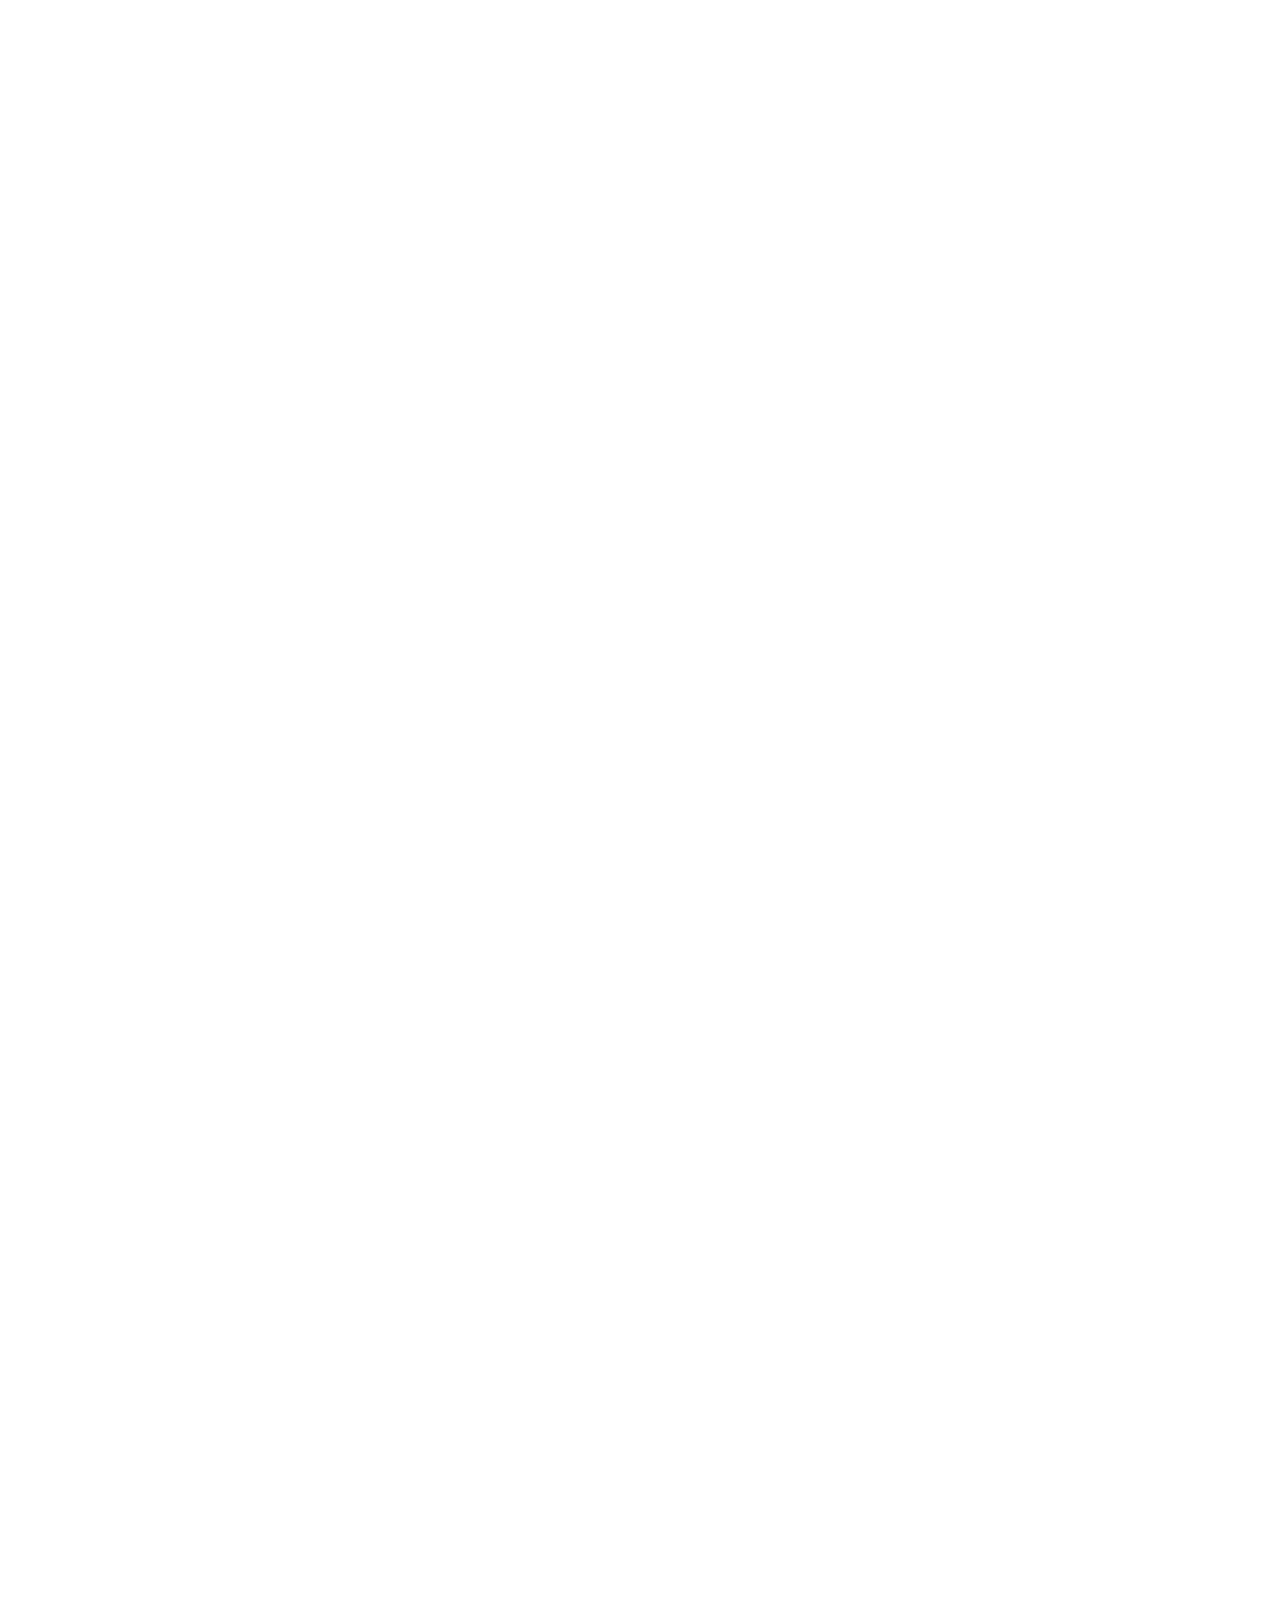
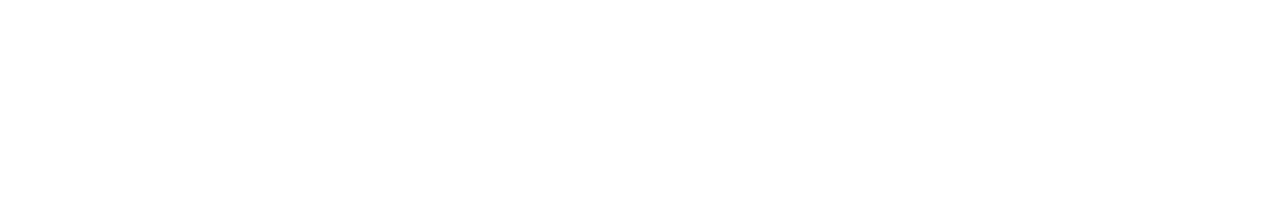
<file: 17 Week/Class Activities/17.3_activities/02_Positioning_Relative_Absolute/unsolved/index.html>
<!DOCTYPE html>
<html>
<head>
  <link href="css/index.css" type="text/css" rel="stylesheet">
</head>
<body>
  <section class="relative">
    <div class="left">
      <div class="absolute">
        I'm positioned absolutely!
      </div>
    </div>
    <div class="right">
    </div>
  </section>

<div class="fixed">
  Hi, I'm a fixed element!
</div>
</body>
</html>
</file>
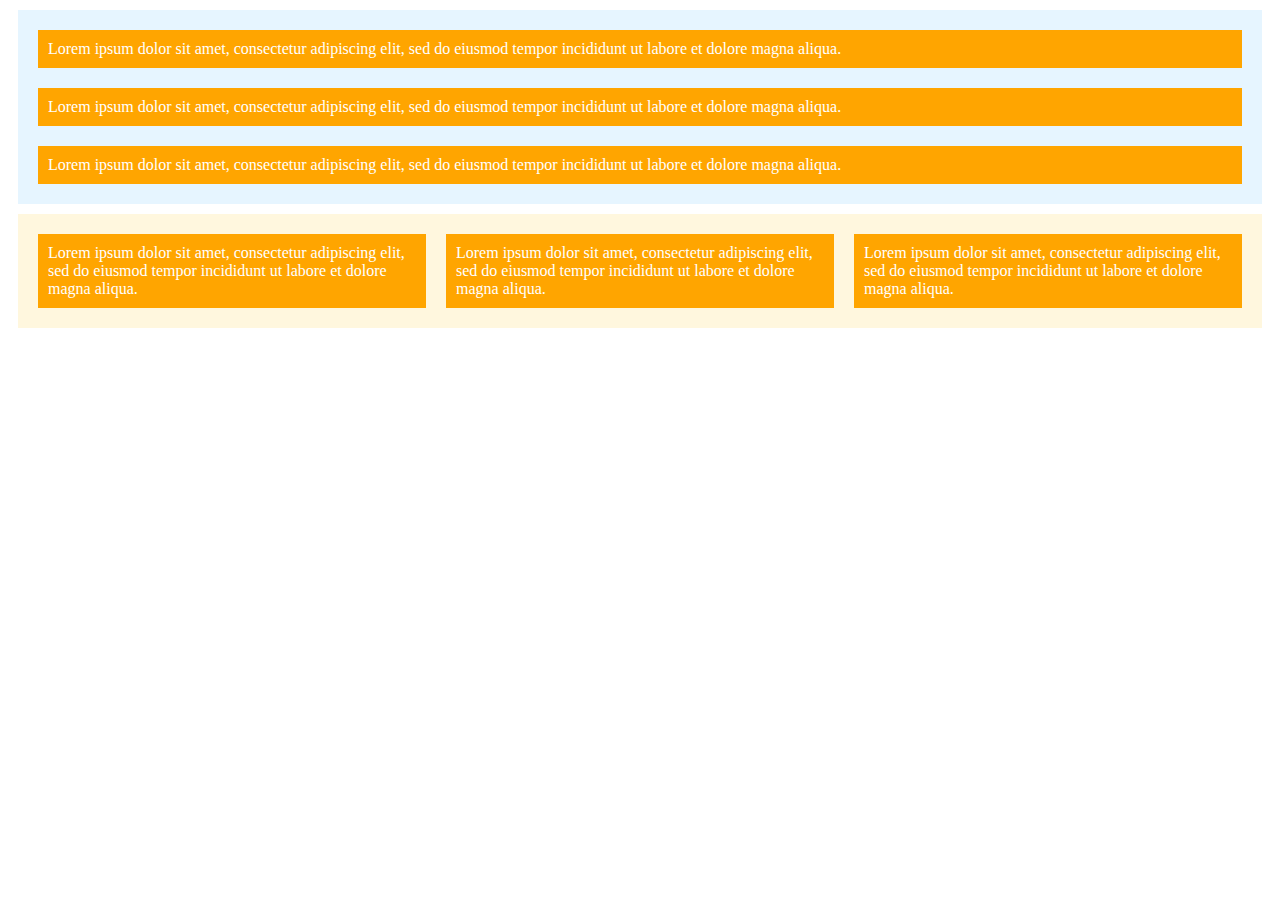
<file: 18 Week/Class Activities/18.1-activities/01_Your_First_Flex_Layout/solved/index.html>
<!DOCTYPE html>
<html>
<head>
  <link href="css/index.css" type="text/css" rel="stylesheet">
</head>
<body>
  <div id="column" class="flex">
    <div class="flex_item">
      Lorem ipsum dolor sit amet, consectetur adipiscing elit, sed do eiusmod tempor incididunt ut labore et dolore magna aliqua.
    </div>
    <div class="flex_item">
      Lorem ipsum dolor sit amet, consectetur adipiscing elit, sed do eiusmod tempor incididunt ut labore et dolore magna aliqua.
    </div>
    <div class="flex_item">
      Lorem ipsum dolor sit amet, consectetur adipiscing elit, sed do eiusmod tempor incididunt ut labore et dolore magna aliqua.
    </div>
  </div>
  <div id="row" class="flex">
    <div class="flex_item">
      Lorem ipsum dolor sit amet, consectetur adipiscing elit, sed do eiusmod tempor incididunt ut labore et dolore magna aliqua.
    </div>
    <div class="flex_item">
      Lorem ipsum dolor sit amet, consectetur adipiscing elit, sed do eiusmod tempor incididunt ut labore et dolore magna aliqua.
    </div>
    <div class="flex_item">
      Lorem ipsum dolor sit amet, consectetur adipiscing elit, sed do eiusmod tempor incididunt ut labore et dolore magna aliqua.
    </div>
  </div>

</body>
</html>
</file>
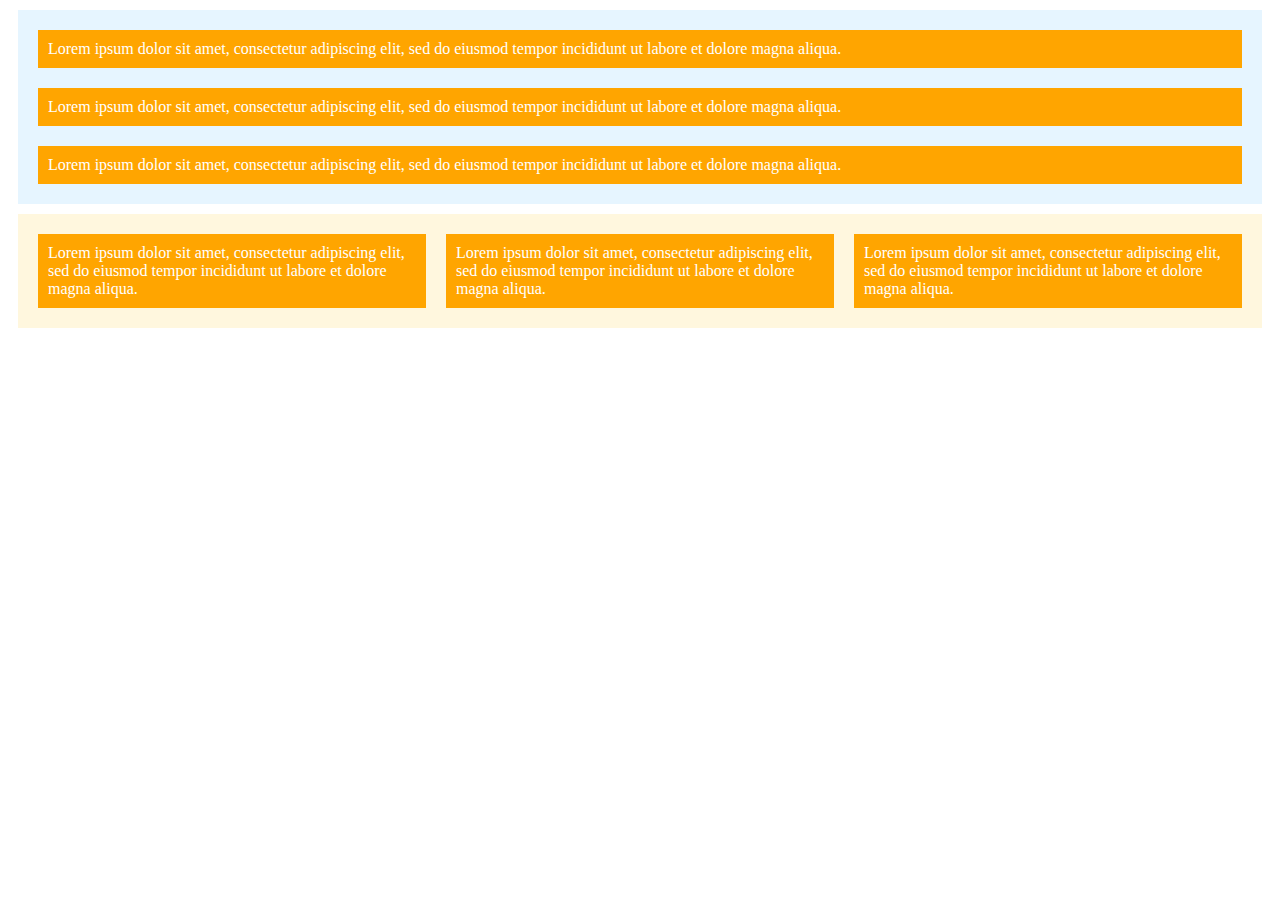
<file: 18 Week/Class Activities/18.1-activities/01_Your_First_Flex_Layout/unsolved/index.html>
<!DOCTYPE html>
<html>
<head>
  <link href="css/index.css" type="text/css" rel="stylesheet">
</head>
<body>

  <div id="column" class="flex">
    <div class="flex_item">
      Lorem ipsum dolor sit amet, consectetur adipiscing elit, sed do eiusmod tempor incididunt ut labore et dolore magna aliqua.
    </div>
    <div class="flex_item">
      Lorem ipsum dolor sit amet, consectetur adipiscing elit, sed do eiusmod tempor incididunt ut labore et dolore magna aliqua.
    </div>
    <div class="flex_item">
      Lorem ipsum dolor sit amet, consectetur adipiscing elit, sed do eiusmod tempor incididunt ut labore et dolore magna aliqua.
    </div>

  </div>

  <div id="row" class="flex">
    <div class="flex_item">
      Lorem ipsum dolor sit amet, consectetur adipiscing elit, sed do eiusmod tempor incididunt ut labore et dolore magna aliqua.
    </div>
    <div class="flex_item">
      Lorem ipsum dolor sit amet, consectetur adipiscing elit, sed do eiusmod tempor incididunt ut labore et dolore magna aliqua.
    </div>
    <div class="flex_item">
      Lorem ipsum dolor sit amet, consectetur adipiscing elit, sed do eiusmod tempor incididunt ut labore et dolore magna aliqua.
    </div>

  </div>

</body>
</html>
</file>
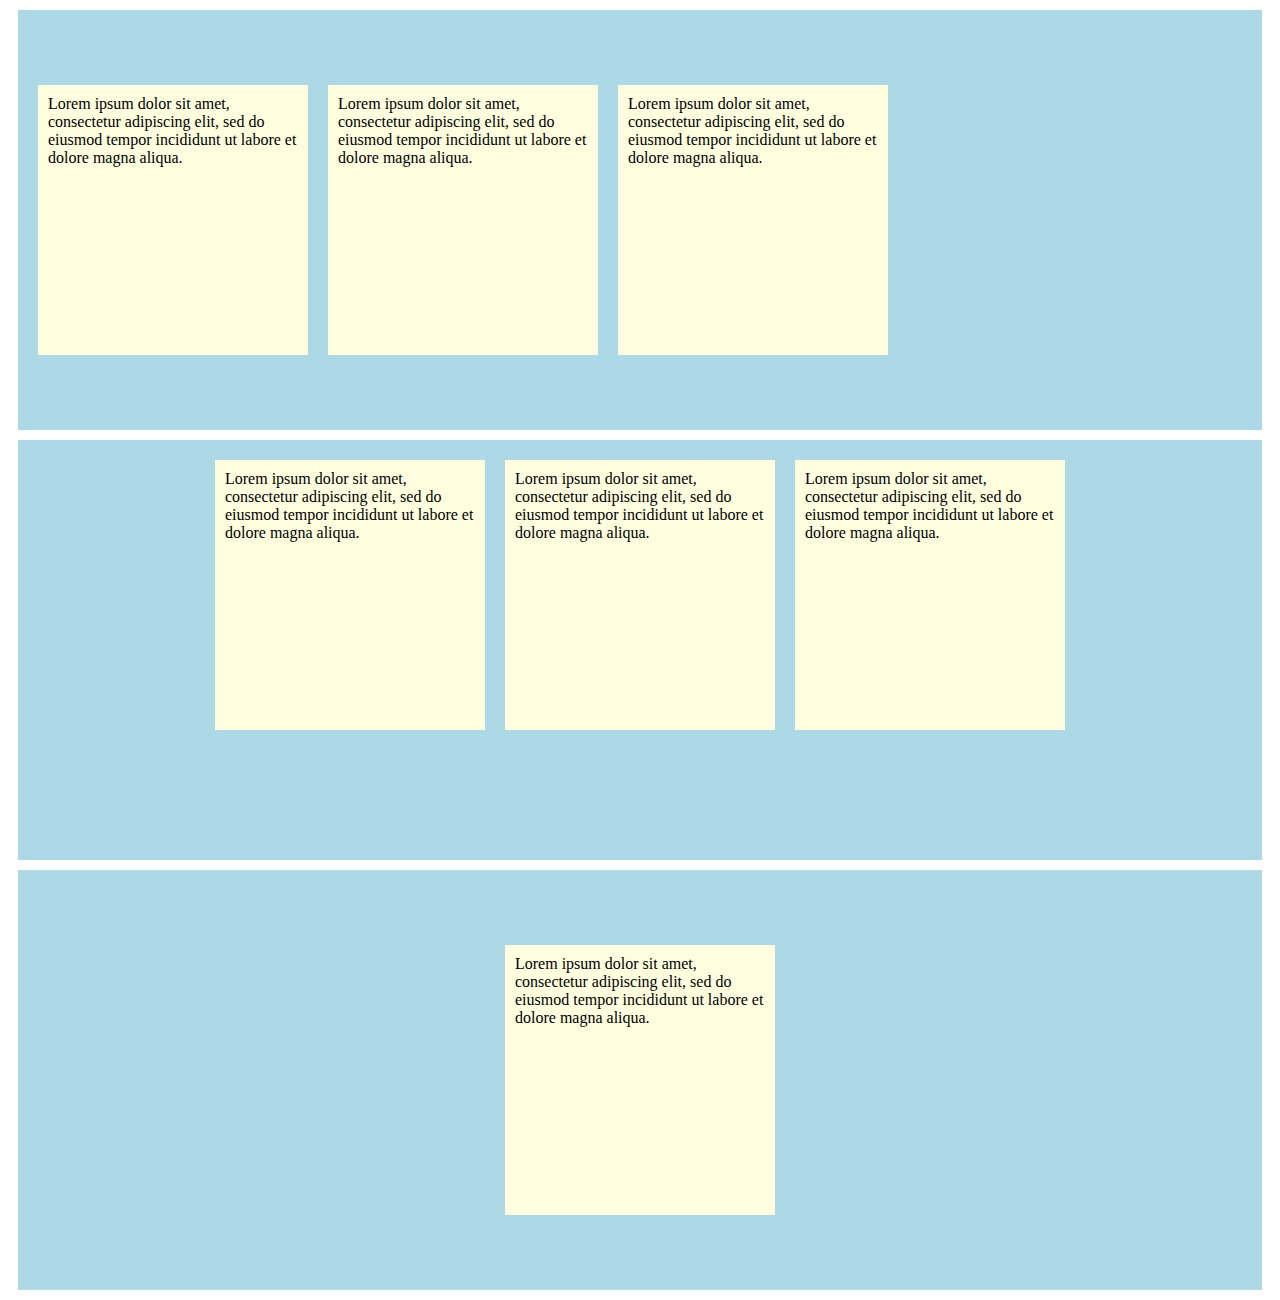
<file: 18 Week/Class Activities/18.1-activities/02_Sizing_With_Flex_Items/solved/index.html>
<!DOCTYPE html>
<html>
<head>
  <link href="css/index.css" type="text/css" rel="stylesheet">
</head>
<body>
  <section class="alignItems flexContainer">
    <div class="flexItem">
      Lorem ipsum dolor sit amet, consectetur adipiscing elit, sed do eiusmod tempor incididunt ut labore et dolore magna aliqua.
    </div>
    <div class="flexItem">
      Lorem ipsum dolor sit amet, consectetur adipiscing elit, sed do eiusmod tempor incididunt ut labore et dolore magna aliqua.
    </div>
    <div class="flexItem">
      Lorem ipsum dolor sit amet, consectetur adipiscing elit, sed do eiusmod tempor incididunt ut labore et dolore magna aliqua.
    </div>
  </section>
  <section class="justifyContent flexContainer">
    <div class="flexItem">
      Lorem ipsum dolor sit amet, consectetur adipiscing elit, sed do eiusmod tempor incididunt ut labore et dolore magna aliqua.
    </div>
    <div class="flexItem">
      Lorem ipsum dolor sit amet, consectetur adipiscing elit, sed do eiusmod tempor incididunt ut labore et dolore magna aliqua.
    </div>
    <div class="flexItem">
      Lorem ipsum dolor sit amet, consectetur adipiscing elit, sed do eiusmod tempor incididunt ut labore et dolore magna aliqua.
    </div>
  </section>
    <section class="perfectlyCentered flexContainer">
      <div class="flexItem">
        Lorem ipsum dolor sit amet, consectetur adipiscing elit, sed do eiusmod tempor incididunt ut labore et dolore magna aliqua.
    </section>
  </div>
</body>
</html>
</file>
<file: 17 Week/Class Activities/17.2_activities/01_Containers_Structure/solved/css/style.css>
/*  Hi! your going to write styles here in the next couple activities. */
</file>
<file: 17 Week/Class Activities/17.2_activities/01_Containers_Structure/unsolved/css/style.css>
/* Header Styles */
.header {
    height: 250px;
    max-height: 500px;
    background-image:url(../images/upsBackground.png);
    background-size: cover;
    background-repeat: no-repeat;
    background-position: bottom;
}
/* ENDHeader Styles */


/* Typography Styles */
body {
    font-family: 'Open Sans', sans-serif;
}

.large {
    font-size: 66px;
    margin-bottom: 15px;
    margin-top: 0;
}

.light {
    font-weight: 100;
}

.regular {
    font-weight: 500;
}

.bold {
    font-weight: 700;
}

.h1 element {
    font-size: 50px;
    font-weight: 900;
}

.h2 element {
    font-size: 42px;
    font-weight: 700;
}

.h3 element {
    font-size: 34px;
    font-weight: 700;
}

.h4 element {
    font-size: 26px;
}

.button {
    font-size: 14px;
}

#pageTopic {
    text-align: center;
    font-size: 14px;
    font-weight: 900;
}
/* END Typography Styles */


/* Container Styles */
.colorContainer {
    display: inline-block;
    margin: 15px;
}

.swatch {
    height: 200px;
    width: 170px;
    border: 1px solid black;
}

.hexCode {
    padding: 15px;
    text-align: center;
    border: 1px solid black;
    border-bottom-left-radius: 7px;
    border-bottom-right-radius: 7px;
}

.type_container {
    display: inline-block;
    margin: 20px;
}

.button {
    display: inline-block;
    padding: 15px;
    margin: 15px;
    width: 150px;
    text-align: center;
    color: white;
}
/* END Container Styles */


/* Primary Color Styles */
.darkBlue {
    background-color: #333666;
}

.darkGrey {
    background-color: #545454;
}

.lightGrey {
    background-color: #E3E3E3;
}

.white {
    background-color: #FFFFFF;
}

.lightBlue {
    background-color: #12A0F6;
}

.red {
    background-color: #F84848;
}

.orange {
    background-color: #FC7705;
}

.lightBlue {
    background-color: #13A0F6;
}

.lightGreen {
    background-color: #8ABE48;
}
/* END Primary Color Styles */


/* UI Elements Styles */
.primary {
    background-color: #2B459A;
}

.success {
    background-color: #8ABE48;
}

.danger {
    background-color: #F84848;
}

.warning {
    background-color: #FC7705;
}

.info {
    background-color: #0099FA;
}

.primaryActive {
    background-color: #3A66B7;
}

.successActive {
    background-color: #668C35;
}

.dangerActive {
    background-color: #AD4848;
}

.warningActive {
    background-color: #BA7A43;
}

.infoActive {
    background-color: #4386BA;
}

.sectionHead {
    border-bottom: 8px solid #DDDDDD;
}
/* END UI Elements Styles */
</file>
<file: 17 Week/Class Activities/17.2_activities/02_BoxModel/solved/css/style.css>
/* Header Styles */
.header {
  height: 250px;
  max-height: 500px;
  background-image: url(../images/upsBackground.png);
  background-size: cover;
  background-repeat: no-repeat;
  background-position: bottom;
}
#pageTopic {
   text-align: center;
}
 /* Primary Color */
 .colorContainer {
     display: inline-block;
     margin: 15px;
 }
 .swatch {
    height: 200px;
    width: 170px;
    border: 1px solid black;
}
.hexCode {
    padding: 15px;
    text-align: center;
    border: 1px solid black;
    border-top: none;
    border-bottom-left-radius: 7px;
    border-bottom-right-radius: 7px;
}
/* Typography CSS */
.type_container {
    display: inline-block;
    margin: 20px;
}

/* UI Elements */
.button {
    display: inline-block;
    padding: 15px;
    margin: 15px;
    width: 150px;
    text-align: center;
    color: white;
    outline: 1px solid red;
}
</file>
<file: 17 Week/Class Activities/17.2_activities/02_BoxModel/unsolved/css/style.css>
/* Header Styles */

/* Primary Color */

/* Typography CSS */

/* UI Elements */
</file>
<file: 17 Week/Class Activities/17.3_activities/02_Positioning_Relative_Absolute/solved/css/index.css>
body {
  height: 5000px;
}
.left {
  width: 50%;
  background-color: purple;
}
.right {
  width: 50%;
  background-color: green;
}
.relative {
  background-color: lightblue;
  height: 250px;
  padding: 30px;
  margin: 10px;
  display: flex;
  position: relative;
}
.absolute {
  height: 50px;
  width: 50px;
  background-color: red;
  position: absolute;
  top: 0;
  left: 0;
}
.fixed {
  height: 200px;
  width: 200px;
  background-color: green;
  position: fixed;
  bottom: 0;
  right: 0;
}
</file>
<file: 17 Week/Class Activities/17.3_activities/02_Positioning_Relative_Absolute/unsolved/css/index.css>
body {
  height: 5000px;
}
.left {
  width: 50%;
  background-color: purple;
}
.right {
  width: 50%;
  background-color: green;
}
.relative {
  background-color: lightblue;
  height: 250px;
  padding: 30px;
  margin: 10px;
  display: flex;
  position: relative;
}
.absolute {
  height: 150px;
  width: 150px;
  background-color: red;
  color: white;
  position: absolute;
  top: 0;
  left: 0;

}
.fixed {
  height: 200px;
  width: 200px;
  background-color: green;
  position: fixed;
  bottom: 0;
  right: 0;

}
</file>
<file: 18 Week/Class Activities/18.1-activities/01_Your_First_Flex_Layout/solved/css/index.css>
.flex_item {
  padding:10px;
  margin: 10px;
  background-color: orange;
  color: white;
}
.flex {
  display: flex;
  padding: 10px;
  margin: 10px;
}
#column {
  background-color: #E6F5FF;
  flex-direction: column;
}
#row {
  background-color: #FFF7DE;
  flex-direction: row;
}
</file>
<file: 18 Week/Class Activities/18.1-activities/01_Your_First_Flex_Layout/unsolved/css/index.css>
.flex_item {
  padding:10px;
  margin: 10px;
  background-color: orange;
  color: white;
}
.flex {
  padding: 10px;
  margin: 10px;
  display: flex;
}
#column {
  background-color: #E6F5FF;
  flex-direction: column;
}
#row {
  background-color: #FFF7DE;
  flex-direction: row;  
}
</file>
<file: 18 Week/Class Activities/18.1-activities/02_Sizing_With_Flex_Items/solved/css/index.css>
.flexItem {
  background-color: lightyellow;
  margin: 10px;
  padding: 10px;
  width: 250px;
  height: 250px;
}
.flexContainer {
  display: flex;
  height: 400px;
  background-color: lightblue;
  margin: 10px;
  padding: 10px;
}
.justifyContent {
  justify-content: center;
}
.perfectlyCentered {
  justify-content: center;
  align-items: center;
}
.alignItems {
  align-items: center;
}
</file>
